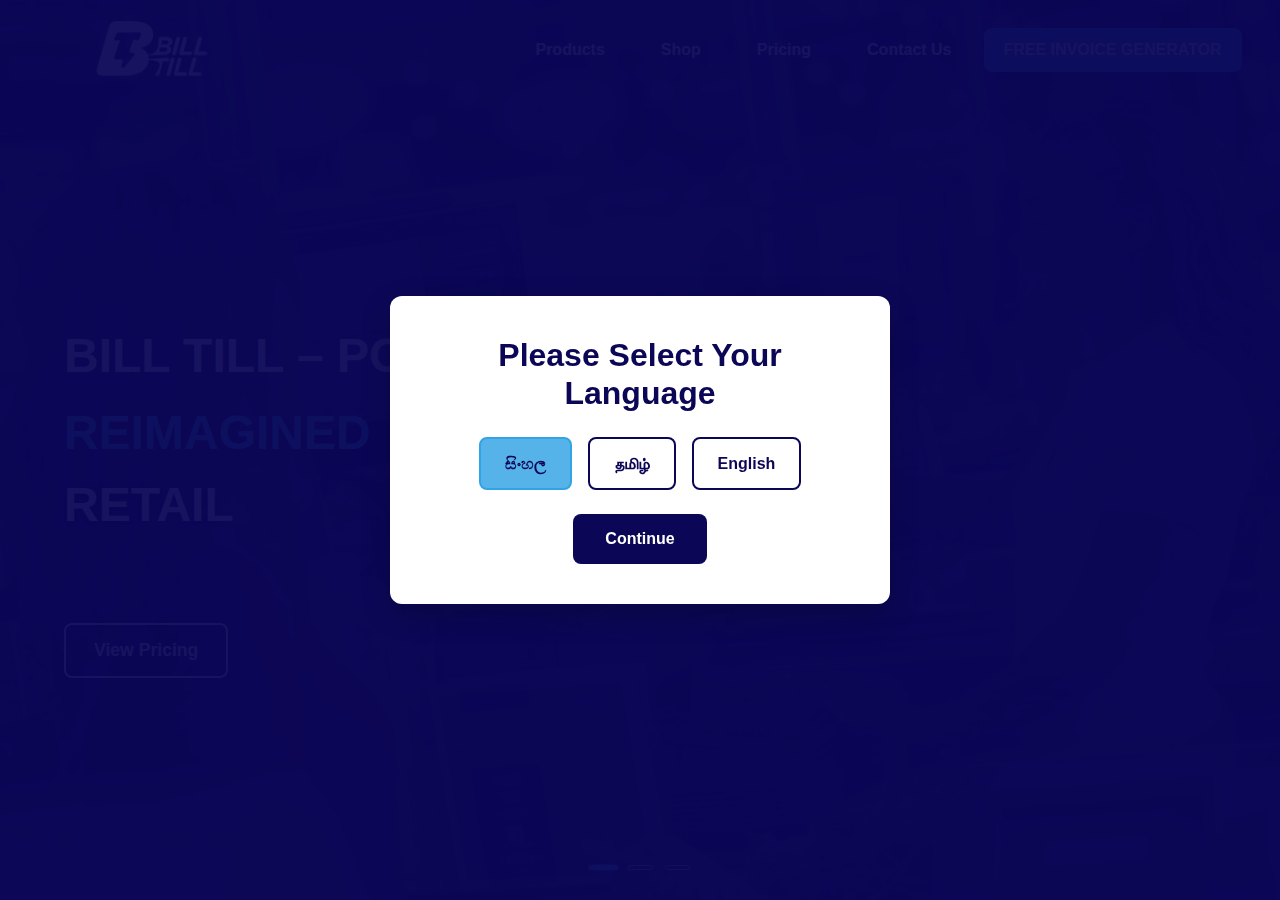
<file: index.html>
<!DOCTYPE html>
<html lang="en">

<head>
  <meta charset="UTF-8">
  <meta name="viewport" content="width=device-width, initial-scale=1.0">
  <title>Bill Till</title>
  <link rel="icon" href="assets/images/hero/title.png" type="image/jpg">

  <!-- Bootstrap 5.3.3 CSS -->
  <link href="https://cdn.jsdelivr.net/npm/bootstrap@5.3.3/dist/css/bootstrap.min.css" rel="stylesheet"
    integrity="sha384-QWTKZyjpPEjISv5WaRU9OFeRpok6YctnYmDr5pNlyT2bRjXh0JMhjY6hW+ALEwIH" crossorigin="anonymous" />

  <!-- Font Awesome for icons -->
  <link rel="stylesheet" href="https://cdnjs.cloudflare.com/ajax/libs/font-awesome/6.4.0/css/all.min.css">

  <style>
    body {
      font-family: Arial, Helvetica, sans-serif;
    }

    ::-webkit-scrollbar {
      display: none;
    }

    /* Language Selection Modal */
    .language-modal {
      position: fixed;
      top: 0;
      left: 0;
      width: 100%;
      height: 100%;
      background: rgba(11, 6, 85, 0.95);
      z-index: 2000;
      display: flex;
      justify-content: center;
      align-items: center;
      opacity: 0;
      visibility: hidden;
      transition: all 0.5s ease;
    }

    .language-modal.active {
      opacity: 1;
      visibility: visible;
    }

    .language-content {
      background: white;
      padding: 2.5rem;
      border-radius: 12px;
      text-align: center;
      max-width: 500px;
      width: 90%;
      box-shadow: 0 10px 30px rgba(0, 0, 0, 0.2);
      transform: translateY(20px);
      transition: transform 0.5s ease;
    }

    .language-modal.active .language-content {
      transform: translateY(0);
    }

    .language-content h2 {
      color: #0b0655;
      margin-bottom: 1.5rem;
      font-weight: bold;
    }

    .language-options {
      display: flex;
      justify-content: center;
      gap: 1rem;
      margin-bottom: 1.5rem;
      flex-wrap: wrap;
    }

    .language-btn {
      padding: 0.8rem 1.5rem;
      border: 2px solid #0b0655;
      background: white;
      color: #0b0655;
      border-radius: 8px;
      cursor: pointer;
      transition: all 0.3s ease;
      font-weight: 600;
    }

    .language-btn:hover {
      background: #0b0655;
      color: white;
      transform: translateY(-3px);
    }

    .language-btn.selected {
      background: #32a3e4d4;
      border-color: #32a3e4;
      color: #0b0655;
    }

    .language-confirm {
      padding: 0.8rem 2rem;
      background: #0b0655;
      color: white;
      border: none;
      border-radius: 8px;
      cursor: pointer;
      font-weight: bold;
      transition: all 0.3s ease;
    }

    .language-confirm:hover {
      background: #43b9fe;
      color: #0b0655;
      transform: translateY(-3px);
    }

    /*Navbar Styles*/
    .navbar {
      position: absolute;
      top: 0;
      width: 100%;
      z-index: 1000;
      background: transparent;
      height: 100px;
      padding: 0 3%;
      display: flex;
      align-items: center;
      transition: all 0.3s ease;
    }

    .navbar.scrolled {
      background: rgba(11, 6, 85, 0.95);
      position: fixed;
      height: 80px;
      box-shadow: 0 4px 20px rgba(0, 0, 0, 0.2);
    }

    .navbar-brand {
      display: flex;
      align-items: center;
    }

    .navbar-brand img {
      height: auto;
      max-height: 80px;
      width: auto;
      transition: all 0.3s ease;
    }

    .navbar.scrolled .navbar-brand img {
      max-height: 50px;
    }

    .desktop-nav {
      display: flex;
      align-items: center;
      margin-left: auto;
    }

    .nav-link {
      color: white !important;
      font-weight: 600;
      margin-left: 3.5rem;
      font-size: 1rem;
      position: relative;
      padding: 0.5rem 0;
    }

    .nav-link::after {
      content: '';
      position: absolute;
      bottom: 0;
      left: 0;
      width: 0;
      height: 2px;
      background-color: #32a3e4d4;
      transition: width 0.3s ease;
    }

    .nav-link:hover::after {
      width: 100%;
    }

    .nav-link:hover {
      color: #32a3e4d4 !important;
    }

    .nav-btn {
      margin-left: 2rem;
      color: white !important;
      font-weight: bold;
      background-color: #32a3e4d4;
      border: none;
      padding: 10px 20px;
      border-radius: 8px;
      transition: all 0.3s ease;
      text-decoration: none !important;
    }

    .nav-btn:hover {
      background-color: #32a3e4;
      transform: translateY(-2px);
      box-shadow: 0 4px 10px rgba(50, 151, 228, 0.3);
    }

    /* Mobile Toggle Button */
    .mobile-toggle {
      display: none;
      flex-direction: column;
      justify-content: space-around;
      width: 30px;
      height: 25px;
      background: transparent;
      border: none;
      cursor: pointer;
      padding: 0;
      z-index: 1001;
    }

    .mobile-toggle span {
      width: 100%;
      height: 3px;
      background-color: white;
      border-radius: 2px;
      transition: all 0.3s ease;
      transform-origin: center;
    }

    .mobile-toggle.active span:nth-child(1) {
      transform: translateY(8px) rotate(45deg);
    }

    .mobile-toggle.active span:nth-child(2) {
      opacity: 0;
    }

    .mobile-toggle.active span:nth-child(3) {
      transform: translateY(-8px) rotate(-45deg);
    }

    /* Mobile Navigation */
    .mobile-nav {
      position: fixed;
      top: 0;
      right: -100%;
      width: 80%;
      max-width: 400px;
      height: 100vh;
      background: rgba(11, 6, 85, 0.98);
      z-index: 999;
      padding: 100px 40px 40px;
      display: flex;
      flex-direction: column;
      transition: right 0.4s ease;
      box-shadow: -5px 0 25px rgba(0, 0, 0, 0.2);
    }

    .mobile-nav.open {
      right: 0;
    }

    .mobile-nav .nav-link {
      margin: 0 0 20px 0;
      font-size: 1.2rem;
      padding: 10px 0;
      border-bottom: 1px solid rgba(255, 255, 255, 0.1);
    }

    .mobile-nav .nav-btn {
      margin: 20px 0 0 0;
      text-align: center;
      text-decoration: none !important;
    }

    .overlay {
      position: fixed;
      top: 0;
      left: 0;
      width: 100%;
      height: 100%;
      background: rgba(0, 0, 0, 0.7);
      z-index: 998;
      opacity: 0;
      visibility: hidden;
      transition: all 0.4s ease;
    }

    .overlay.active {
      opacity: 1;
      visibility: visible;
    }

    /*Hero Section*/
    .hero-section {
      position: relative;
      width: 100%;
      height: 100vh;
      overflow: hidden;
      display: flex;
      justify-content: flex-start;
      align-items: center;
      padding-left: 5%;
      padding-top: 80px;
      color: white;
      text-align: left;
    }

    .hero-section::before {
      content: "";
      position: absolute;
      top: -100px;
      left: 0;
      width: 100%;
      height: calc(100% + 100px);
      background: rgba(11, 6, 85, 0.827);
      z-index: 2;
    }

    .hero-carousel {
      position: absolute;
      inset: 0;
      z-index: 1;
      overflow: hidden;
    }

    .hero-slide {
      position: absolute;
      inset: 0;
      opacity: 0;
      transition: opacity 1.5s ease-in-out;
    }

    .hero-slide.active {
      opacity: 1;
    }

    .hero-slide img {
      width: 100%;
      height: 100%;
      object-fit: cover;
    }

    .hero-content {
      position: relative;
      z-index: 5;
      max-width: 1000px;
      margin-top: 20px;
    }

    .hero-content h1 {
      font-size: 3rem;
      font-weight: bold;
      line-height: 1.4;
      margin-bottom: 10px;
    }

    .hero-line {
      display: block;
      margin-bottom: 0.2em;
    }

    .highlight {
      color: #43b9fe;
    }

    .btn-outline-light {
      border: 2px solid white;
      color: white;
      padding: 12px 28px;
      font-weight: bold;
      border-radius: 8px;
      transition: 0.3s;
      margin-top: 20px;
      font-size: 1.1rem;
      text-decoration: none !important;
    }

    .btn-outline-light:hover {
      background: white;
      color: black;
    }

    .hero-btn-spacing {
      margin-top: 70px;
    }

    .rotating-word-wrapper {
      display: inline-block;
      overflow: hidden;
      height: 1.2em;
      line-height: 1.2em;
      vertical-align: bottom;
    }

    #rotatingWord {
      display: inline-block;
      font-weight: bold;
      color: white;
      text-shadow: 0 2px 4px rgba(0, 0, 0, 0.5);
      transition: transform 0.8s ease-in-out, opacity 0.8s ease-in-out;
    }

    .hero-invoice-btn {
      display: none;
      margin-top: 30px;
      color: white !important;
      font-weight: bold;
      background-color: #32a3e4d4;
      border: none;
      padding: 12px 28px;
      border-radius: 8px;
      transition: all 0.3s ease;
      text-align: center;
      width: fit-content;
      text-decoration: none !important;
    }

    .hero-invoice-btn:hover {
      background-color: #32a3e4;
      transform: translateY(-2px);
      box-shadow: 0 4px 10px rgba(50, 151, 228, 0.3);
      color: white;
    }

    /* Carousel Indicators */
    .carousel-indicators {
      position: absolute;
      bottom: 30px;
      left: 0;
      right: 0;
      display: flex;
      justify-content: center;
      gap: 12px;
      z-index: 10;
      margin: 0;
      padding: 0;
    }

    .carousel-indicators .dot {
      width: 25px;
      height: 5px;
      border-radius: 25%;
      border: 1px solid rgba(255, 255, 255, 0.6);
      background: transparent;
      cursor: default;
      transition: all 0.3s ease;
      list-style: none;
    }

    .carousel-indicators .dot.active {
      background: #43b9fe;
      border-color: #43b9fe;
      transform: scale(1.2);
    }

    .carousel-indicators .dot:focus {
      outline: 2px solid white;
      outline-offset: 2px;
    }

    /* =========================
       Media Queries
    ========================= */
    @media (max-width: 992px) {
      .navbar-brand img {
        max-height: 60px;
      }

      .hero-content h1 {
        font-size: 2.5rem;
      }

      .hero-content {
        padding-left: 20px;
      }

      .desktop-nav {
        display: none;
      }

      .mobile-toggle {
        display: flex;
        margin-left: auto;
      }

      .hero-invoice-btn {
        display: block;
      }

      .desktop-nav .nav-btn {
        display: none;
      }

      .mobile-nav .nav-btn {
        display: none;
      }
    }

    @media (max-width: 768px) {
      .navbar-brand img {
        max-height: 60px;
      }

      .navbar.scrolled .navbar-brand img {
        max-height: 45px;
      }

      .hero-section {
        justify-content: center;
        align-items: center;
        padding-left: 0;
        text-align: center;
        padding-top: 100px;
      }

      .hero-content {
        margin-top: 0;
        padding-left: 0;
        display: flex;
        flex-direction: column;
        align-items: center;
        width: 90%;
      }

      .hero-content h1 {
        font-size: 2rem;
      }

      .hero-btn-spacing {
        margin-top: 50px;
      }
    }

    @media (max-width: 576px) {
      .navbar {
        padding: 0 20px;
      }

      .navbar-brand img {
        max-height: 50px;
      }

      .navbar.scrolled .navbar-brand img {
        max-height: 40px;
      }

      .hero-content {
        width: 85%;
      }

      .hero-content h1 {
        font-size: 1.8rem;
      }

      .mobile-nav {
        width: 85%;
        padding: 90px 25px 25px;
      }

      .hero-invoice-btn {
        padding: 10px 20px;
        font-size: 0.9rem;
      }
    }
  </style>
</head>

<body>

  <!--Language Selection Modal -->
  <div class="language-modal" id="languageModal">
    <div class="language-content">
      <h2>Please Select Your Language</h2>
      <div class="language-options">
        <button class="language-btn selected" data-lang="si" data-href="sinhala.html">සිංහල</button>
        <button class="language-btn" data-lang="ta" data-href="tamil.html">தமிழ்</button>
        <button class="language-btn" data-lang="en" data-href="english.html">English</button>
      </div>
      <button class="language-confirm" id="languageConfirm">Continue</button>
    </div>
  </div>

  <!-- Responsive Navigation-->
  <nav class="navbar" id="navbar">
    <!-- Logo -->
    <a class="navbar-brand" aria-label="Bill Till Home">
      <img src="assets/images/hero/logo.png" alt="Bill Till Logo">
    </a>

    <!-- Desktop Navigation -->
    <div class="desktop-nav">
      <a class="nav-link" href="#products">Products</a>
      <a class="nav-link" href="#shop">Shop</a>
      <a class="nav-link" href="#pricing">Pricing</a>
      <a class="nav-link" href="#contact">Contact Us</a>
      <a class="nav-btn" href="web" target="_blank" rel="noopener">FREE INVOICE GENERATOR</a>
    </div>

    <!-- Mobile Toggle Button -->
    <button class="mobile-toggle" id="mobileToggle" aria-label="Toggle navigation">
      <span></span>
      <span></span>
      <span></span>
    </button>

    <!-- Mobile Navigation -->
    <div class="mobile-nav" id="mobileNav">
      <a class="nav-link" href="#products">Products</a>
      <a class="nav-link" href="#shop">Shop</a>
      <a class="nav-link" href="#pricing">Pricing</a>
      <a class="nav-link" href="#contact">Contact Us</a>
      <a class="nav-btn" href="web" target="_blank" rel="noopener">FREE INVOICE GENERATOR</a>
    </div>

    <!-- Overlay -->
    <div class="overlay" id="overlay"></div>
  </nav>

  <!--Hero Section -->
  <section class="hero-section" id="hero" aria-label="Main hero banner">
    <!-- Hero Carousel -->
    <div class="hero-carousel">
      <div class="hero-slide active"><img src="assets/images/hero/hero1.jpeg" alt="Retail POS System"></div>
      <div class="hero-slide"><img src="assets/images/hero/hero2.jpeg" alt="Restaurant POS System"></div>
      <div class="hero-slide"><img src="assets/images/hero/hero3.jpeg" alt="Rent-a-Car POS Solution"></div>
    </div>

    <!-- Hero Content -->
    <div class="hero-content">
      <h1>
        <span class="hero-line">BILL TILL – POS FOR</span>
        <span class="hero-line highlight">REIMAGINED</span>
        <span class="hero-line rotating-word-wrapper">
          <span id="rotatingWord">RETAIL</span>
        </span>
      </h1>
      <a href="#pricing" class="btn btn-outline-light hero-btn-spacing">View Pricing</a>

      <!-- Free Invoice Generator Button for Mobile -->
      <a href="web" class="hero-invoice-btn" target="_blank" rel="noopener">FREE INVOICE GENERATOR</a>
    </div>

    <!-- Carousel Indicators-->
    <div class="carousel-indicators">
      <span class="dot active" data-index="0"></span>
      <span class="dot" data-index="1"></span>
      <span class="dot" data-index="2"></span>
    </div>
  </section>

  <!--Scripts-->
  <script>
    document.addEventListener("DOMContentLoaded", () => {
      const languageModal = document.getElementById('languageModal');
      const languageBtns = document.querySelectorAll('.language-btn');
      const languageConfirm = document.getElementById('languageConfirm');

      // Show language modal on page load
      setTimeout(() => {
        languageModal.classList.add('active');
        document.body.style.overflow = 'hidden';
      }, 500);

      // Language selection
      languageBtns.forEach(btn => {
        btn.addEventListener('click', () => {
          languageBtns.forEach(b => b.classList.remove('selected'));
          btn.classList.add('selected');
        });
      });

      // Confirm and redirect
      languageConfirm.addEventListener('click', () => {
        const selectedBtn = document.querySelector('.language-btn.selected');
        const targetPage = selectedBtn?.dataset.href;

        if (targetPage) {
          // Save preference
          localStorage.setItem('preferredLanguage', selectedBtn.dataset.lang);

          // Close modal
          languageModal.classList.remove('active');
          document.body.style.overflow = '';

          // Redirect
          window.location.href = targetPage;
        }
      });

      // Mobile Navigation Toggle
      const mobileToggle = document.getElementById('mobileToggle');
      const mobileNav = document.getElementById('mobileNav');
      const overlay = document.getElementById('overlay');

      function toggleMobileNav() {
        mobileToggle.classList.toggle('active');
        mobileNav.classList.toggle('open');
        overlay.classList.toggle('active');
        document.body.style.overflow = mobileNav.classList.contains('open') ? 'hidden' : '';
      }

      mobileToggle.addEventListener('click', toggleMobileNav);
      overlay.addEventListener('click', toggleMobileNav);

      // Close mobile nav on link click
      document.querySelectorAll('.mobile-nav .nav-link, .mobile-nav .nav-btn').forEach(link => {
        link.addEventListener('click', toggleMobileNav);
      });

      // Navbar scroll effect
      window.addEventListener('scroll', () => {
        const navbar = document.getElementById('navbar');
        if (window.scrollY > 50) {
          navbar.classList.add('scrolled');
        } else {
          navbar.classList.remove('scrolled');
        }
      });

      // Hero Carousel & Rotating Word
      const slides = document.querySelectorAll(".hero-slide");
      const dots = document.querySelectorAll(".carousel-indicators .dot");
      const rotatingWord = document.getElementById("rotatingWord");

      const words = ["RETAIL", "RESTAURANT", "RENT-A-CAR"];
      let wordIndex = 0;
      let slideIndex = 0;

      const showSlide = (index) => {
        slides.forEach((slide, i) => {
          slide.classList.toggle("active", i === index);
        });
        dots.forEach((dot, i) => {
          dot.classList.toggle("active", i === index);
          dot.setAttribute("aria-selected", i === index);
        });
      };

      const nextSlide = () => {
        slideIndex = (slideIndex + 1) % slides.length;
        showSlide(slideIndex);
      };

      const nextWord = () => {
        wordIndex = (wordIndex + 1) % words.length;
        rotatingWord.style.transition = "transform 0.8s ease-in-out, opacity 0.8s ease-in-out";
        rotatingWord.style.transform = "translateY(-100%)";
        rotatingWord.style.opacity = "0";

        setTimeout(() => {
          rotatingWord.textContent = words[wordIndex];
          rotatingWord.style.transition = "none";
          rotatingWord.style.transform = "translateY(100%)";
          rotatingWord.style.opacity = "0";

          void rotatingWord.offsetWidth; // Trigger reflow

          rotatingWord.style.transition = "transform 0.8s ease-in-out, opacity 0.8s ease-in-out";
          rotatingWord.style.transform = "translateY(0)";
          rotatingWord.style.opacity = "1";
        }, 800);
      };

      setInterval(nextSlide, 4000);
      setInterval(nextWord, 4000);
    });
  </script>

  <!-- Bootstrap Bundle JS -->
  <script src="https://cdn.jsdelivr.net/npm/bootstrap@5.3.3/dist/js/bootstrap.bundle.min.js"
    integrity="sha384-YvpcrYf0tY3lHB60NNkmXc5s9fDVZLESaAA55NDzOxhy9GkcIdslK1eN7N6jIeHz"
    crossorigin="anonymous"></script>

</body>

</html>
</file>
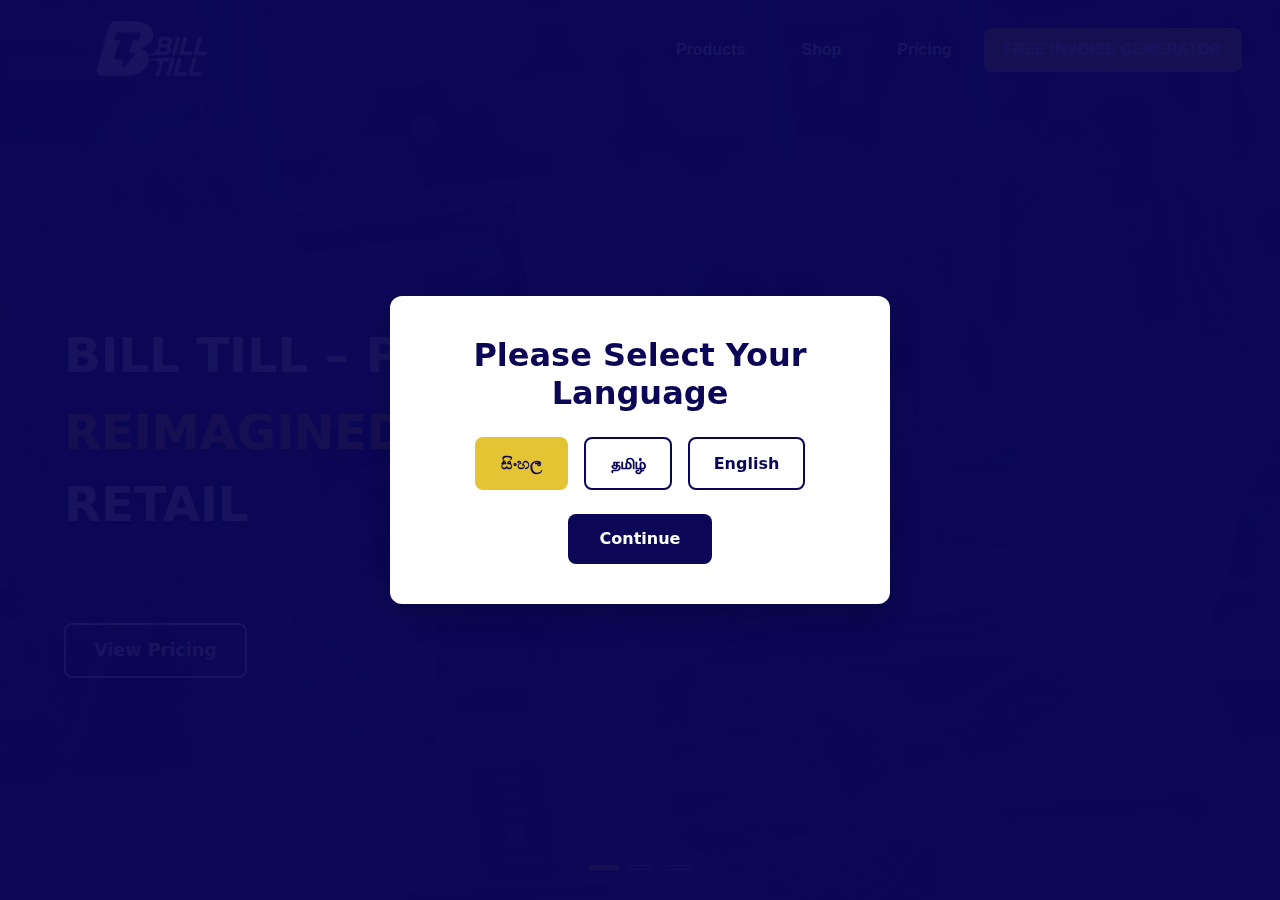
<file: Index.html>
<!DOCTYPE html>
<html lang="en">
<head>
  <meta charset="UTF-8">
  <meta name="viewport" content="width=device-width, initial-scale=1.0">
  <title>Bill Till</title>
  <link rel="icon" href="assets/images/titleimg.png" type="image/jpg">

  <!-- Bootstrap 5.3.3 CSS -->
  <link href="https://cdn.jsdelivr.net/npm/bootstrap@5.3.3/dist/css/bootstrap.min.css" rel="stylesheet"
    integrity="sha384-QWTKZyjpPEjISv5WaRU9OFeRpok6YctnYmDr5pNlyT2bRjXh0JMhjY6hW+ALEwIH" crossorigin="anonymous" />
  
  <!-- Font Awesome for icons -->
  <link rel="stylesheet" href="https://cdnjs.cloudflare.com/ajax/libs/font-awesome/6.4.0/css/all.min.css">

  <style>
    /* =========================
       General & Smooth Scroll
    ========================= */
    html {
      scroll-behavior: smooth;
    }

    /* =========================
       Language Selection Modal
    ========================= */
    .language-modal {
      position: fixed;
      top: 0;
      left: 0;
      width: 100%;
      height: 100%;
      background: rgba(11, 6, 85, 0.95);
      z-index: 2000;
      display: flex;
      justify-content: center;
      align-items: center;
      opacity: 0;
      visibility: hidden;
      transition: all 0.5s ease;
    }

    .language-modal.active {
      opacity: 1;
      visibility: visible;
    }

    .language-content {
      background: white;
      padding: 2.5rem;
      border-radius: 12px;
      text-align: center;
      max-width: 500px;
      width: 90%;
      box-shadow: 0 10px 30px rgba(0, 0, 0, 0.2);
      transform: translateY(20px);
      transition: transform 0.5s ease;
    }

    .language-modal.active .language-content {
      transform: translateY(0);
    }

    .language-content h2 {
      color: #0b0655;
      margin-bottom: 1.5rem;
      font-weight: bold;
    }

    .language-options {
      display: flex;
      justify-content: center;
      gap: 1rem;
      margin-bottom: 1.5rem;
      flex-wrap: wrap;
    }

    .language-btn {
      padding: 0.8rem 1.5rem;
      border: 2px solid #0b0655;
      background: white;
      color: #0b0655;
      border-radius: 8px;
      cursor: pointer;
      transition: all 0.3s ease;
      font-weight: 600;
    }

    .language-btn:hover {
      background: #0b0655;
      color: white;
      transform: translateY(-3px);
    }

    .language-btn.selected {
      background: #E4C432;
      border-color: #E4C432;
      color: #0b0655;
    }

    .language-confirm {
      padding: 0.8rem 2rem;
      background: #0b0655;
      color: white;
      border: none;
      border-radius: 8px;
      cursor: pointer;
      font-weight: bold;
      transition: all 0.3s ease;
    }

    .language-confirm:hover {
      background: #E4C432;
      color: #0b0655;
      transform: translateY(-3px);
    }

    /* =========================
       Navbar Styles
    ========================= */
    .navbar {
      position: absolute;
      top: 0;
      width: 100%;
      z-index: 1000;
      background: transparent;
      height: 100px;
      padding: 0 3%;
      display: flex;
      align-items: center;
      transition: all 0.3s ease;
      font-family: 'Arial', sans-serif;
    }

    .navbar.scrolled {
      background: rgba(11, 6, 85, 0.95);
      position: fixed;
      height: 80px;
      box-shadow: 0 4px 20px rgba(0, 0, 0, 0.2);
    }

    .navbar-brand {
      display: flex;
      align-items: center;
    }

    .navbar-brand img {
      height: auto;
      max-height: 80px;
      width: auto;
      transition: all 0.3s ease;
    }

    .navbar.scrolled .navbar-brand img {
      max-height: 50px;
    }

    .desktop-nav {
      display: flex;
      align-items: center;
      margin-left: auto;
    }

    .nav-link {
      color: white !important;
      font-weight: 600;
      margin-left: 3.5rem;
      font-size: 1rem;
      position: relative;
      padding: 0.5rem 0;
    }

    .nav-link::after {
      content: '';
      position: absolute;
      bottom: 0;
      left: 0;
      width: 0;
      height: 2px;
      background-color: #E4C432;
      transition: width 0.3s ease;
    }

    .nav-link:hover::after {
      width: 100%;
    }

    .nav-link:hover {
      color: #E4C432 !important;
    }

    .nav-btn {
      margin-left: 2rem;
      color: white !important;
      font-weight: bold;
      background-color: #E4C432;
      border: none;
      padding: 10px 20px;
      border-radius: 8px;
      transition: all 0.3s ease;
      text-decoration: none !important;
    }

    .nav-btn:hover {
      background-color: #d4b42a;
      transform: translateY(-2px);
      box-shadow: 0 4px 10px rgba(228, 196, 50, 0.3);
    }

    /* Mobile Toggle Button */
    .mobile-toggle {
      display: none;
      flex-direction: column;
      justify-content: space-around;
      width: 30px;
      height: 25px;
      background: transparent;
      border: none;
      cursor: pointer;
      padding: 0;
      z-index: 1001;
    }

    .mobile-toggle span {
      width: 100%;
      height: 3px;
      background-color: white;
      border-radius: 2px;
      transition: all 0.3s ease;
      transform-origin: center;
    }

    .mobile-toggle.active span:nth-child(1) {
      transform: translateY(8px) rotate(45deg);
    }

    .mobile-toggle.active span:nth-child(2) {
      opacity: 0;
    }

    .mobile-toggle.active span:nth-child(3) {
      transform: translateY(-8px) rotate(-45deg);
    }

    /* Mobile Navigation */
    .mobile-nav {
      position: fixed;
      top: 0;
      right: -100%;
      width: 80%;
      max-width: 400px;
      height: 100vh;
      background: rgba(11, 6, 85, 0.98);
      z-index: 999;
      padding: 100px 40px 40px;
      display: flex;
      flex-direction: column;
      transition: right 0.4s ease;
      box-shadow: -5px 0 25px rgba(0, 0, 0, 0.2);
    }

    .mobile-nav.open {
      right: 0;
    }

    .mobile-nav .nav-link {
      margin: 0 0 20px 0;
      font-size: 1.2rem;
      padding: 10px 0;
      border-bottom: 1px solid rgba(255, 255, 255, 0.1);
    }

    .mobile-nav .nav-btn {
      margin: 20px 0 0 0;
      text-align: center;
      text-decoration: none !important;
    }

    .overlay {
      position: fixed;
      top: 0;
      left: 0;
      width: 100%;
      height: 100%;
      background: rgba(0, 0, 0, 0.7);
      z-index: 998;
      opacity: 0;
      visibility: hidden;
      transition: all 0.4s ease;
    }

    .overlay.active {
      opacity: 1;
      visibility: visible;
    }

    /* =========================
       Hero Section
    ========================= */
    .hero-section {
      position: relative;
      width: 100%;
      height: 100vh;
      overflow: hidden;
      display: flex;
      justify-content: flex-start;
      align-items: center;
      padding-left: 5%;
      padding-top: 80px;
      color: white;
      text-align: left;
    }

    .hero-section::before {
      content: "";
      position: absolute;
      top: -100px;
      left: 0;
      width: 100%;
      height: calc(100% + 100px);
      background: rgba(11, 6, 85, 0.827);
      z-index: 2;
    }

    .hero-carousel {
      position: absolute;
      inset: 0;
      z-index: 1;
      overflow: hidden;
    }

    .hero-slide {
      position: absolute;
      inset: 0;
      opacity: 0;
      transition: opacity 1.5s ease-in-out;
    }

    .hero-slide.active {
      opacity: 1;
    }

    .hero-slide img {
      width: 100%;
      height: 100%;
      object-fit: cover;
    }

    .hero-content {
      position: relative;
      z-index: 5;
      max-width: 1000px;
      margin-top: 20px;
    }

    .hero-content h1 {
      font-size: 3rem;
      font-weight: bold;
      line-height: 1.4;
      margin-bottom: 10px;
    }

    .hero-line {
      display: block;
      margin-bottom: 0.2em;
    }

    .highlight {
      color: #E4C432;
    }

    .btn-outline-light {
      border: 2px solid white;
      color: white;
      padding: 12px 28px;
      font-weight: bold;
      border-radius: 8px;
      transition: 0.3s;
      margin-top: 20px;
      font-size: 1.1rem;
      text-decoration: none !important;
    }

    .btn-outline-light:hover {
      background: white;
      color: black;
    }

    .hero-btn-spacing {
      margin-top: 70px;
    }

    .rotating-word-wrapper {
      display: inline-block;
      overflow: hidden;
      height: 1.2em;
      line-height: 1.2em;
      vertical-align: bottom;
    }

    #rotatingWord {
      display: inline-block;
      font-weight: bold;
      color: white;
      text-shadow: 0 2px 4px rgba(0, 0, 0, 0.5);
      transition: transform 0.8s ease-in-out, opacity 0.8s ease-in-out;
    }

    .hero-invoice-btn {
      display: none;
      margin-top: 30px;
      color: white !important;
      font-weight: bold;
      background-color: #E4C432;
      border: none;
      padding: 12px 28px;
      border-radius: 8px;
      transition: all 0.3s ease;
      text-align: center;
      width: fit-content;
      text-decoration: none !important;
    }

    .hero-invoice-btn:hover {
      background-color: #d4b42a;
      transform: translateY(-2px);
      box-shadow: 0 4px 10px rgba(228, 196, 50, 0.3);
      color: white;
    }

    /* Carousel Indicators */
    .carousel-indicators {
      position: absolute;
      bottom: 30px;
      left: 0;
      right: 0;
      display: flex;
      justify-content: center;
      gap: 12px;
      z-index: 10;
      margin: 0;
      padding: 0;
    }

    .carousel-indicators .dot {
      width: 25px;
      height: 5px;
      border-radius: 25%;
      border: 1px solid rgba(255, 255, 255, 0.6);
      background: transparent;
      cursor: pointer;
      transition: all 0.3s ease;
      list-style: none;
    }

    .carousel-indicators .dot.active {
      background: #E4C432;
      border-color: #E4C432;
      transform: scale(1.2);
    }

    .carousel-indicators .dot:focus {
      outline: 2px solid white;
      outline-offset: 2px;
    }
    
    /* =========================
       Media Queries
    ========================= */
    @media (max-width: 992px) {
      .navbar-brand img {
        max-height: 60px;
      }
      
      .hero-content h1 {
        font-size: 2.5rem;
      }

      .hero-content {
        padding-left: 20px;
      }

      .desktop-nav {
        display: none;
      }

      .mobile-toggle {
        display: flex;
        margin-left: auto;
      }

      .hero-invoice-btn {
        display: block;
      }

      .desktop-nav .nav-btn {
        display: none;
      }

      .mobile-nav .nav-btn {
        display: none;
      }
    }
    
    @media (max-width: 768px) {
      .navbar-brand img {
        max-height: 60px;
      }
      
      .navbar.scrolled .navbar-brand img {
        max-height: 45px;
      }
      
      .hero-section {
        justify-content: center;
        align-items: center;
        padding-left: 0;
        text-align: center;
        padding-top: 100px;
      }
      
      .hero-content {
        margin-top: 0;
        padding-left: 0;
        display: flex;
        flex-direction: column;
        align-items: center;
        width: 90%;
      }
      
      .hero-content h1 {
        font-size: 2rem;
      }
      
      .hero-btn-spacing {
        margin-top: 50px;
      }

      .language-options {
        flex-direction: column;
        align-items: center;
      }

      .language-btn {
        width: 80%;
      }
    }
    
    @media (max-width: 576px) {
      .navbar {
        padding: 0 20px;
      }

      .navbar-brand img {
        max-height: 50px;
      }
      
      .navbar.scrolled .navbar-brand img {
        max-height: 40px;
      }
      
      .hero-content {
        width: 85%;
      }
      
      .hero-content h1 {
        font-size: 1.8rem;
      }

      .mobile-nav {
        width: 85%;
        padding: 90px 25px 25px;
      }

      .hero-invoice-btn {
        padding: 10px 20px;
        font-size: 0.9rem;
      }

      .language-content {
        padding: 1.5rem;
      }

      .language-content h2 {
        font-size: 1.3rem;
      }
    }
  </style>
</head>

<body>

  <!-- =========================
       Language Selection Modal
  ========================= -->
  <div class="language-modal" id="languageModal">
    <div class="language-content">
      <h2>Please Select Your Language</h2>
      <div class="language-options">
        <button class="language-btn selected" data-lang="si" data-href="sinhala.html">සිංහල</button>
        <button class="language-btn" data-lang="ta" data-href="tamil.html">தமிழ்</button>
        <button class="language-btn" data-lang="en" data-href="english.html">English</button>
      </div>
      <button class="language-confirm" id="languageConfirm">Continue</button>
    </div>
  </div>

  <!-- =========================
       Responsive Navigation
  ========================= -->
  <nav class="navbar" id="navbar">
    <!-- Logo -->
    <a class="navbar-brand" href="#" aria-label="Bill Till Home">
      <img src="assets/images/logo.png" alt="Bill Till Logo">
    </a>

    <!-- Desktop Navigation -->
    <div class="desktop-nav">
      <a class="nav-link" href="#products">Products</a>
      <a class="nav-link" href="#shop">Shop</a>
      <a class="nav-link" href="#pricing">Pricing</a>
      <a class="nav-btn" href="web" target="_blank" rel="noopener">FREE INVOICE GENERATOR</a>
    </div>

    <!-- Mobile Toggle Button -->
    <button class="mobile-toggle" id="mobileToggle" aria-label="Toggle navigation">
      <span></span>
      <span></span>
      <span></span>
    </button>

    <!-- Mobile Navigation -->
    <div class="mobile-nav" id="mobileNav">
      <a class="nav-link" href="#products">Products</a>
      <a class="nav-link" href="#shop">Shop</a>
      <a class="nav-link" href="#pricing">Pricing</a>
      <a class="nav-link" href="#contact">Contact Us</a>
      <a class="nav-btn" href="web" target="_blank" rel="noopener">FREE INVOICE GENERATOR</a>
    </div>

    <!-- Overlay -->
    <div class="overlay" id="overlay"></div>
  </nav>

  <!-- =========================
       Hero Section
  ========================= -->
  <section class="hero-section" id="hero" aria-label="Main hero banner">
    <!-- Hero Carousel -->
    <div class="hero-carousel">
      <div class="hero-slide active"><img src="assets/images/hero1.jpeg" alt="Retail POS System"></div>
      <div class="hero-slide"><img src="assets/images/hero2.jpeg" alt="Restaurant POS System"></div>
      <div class="hero-slide"><img src="assets/images/hero3.jpeg" alt="Rent-a-Car POS Solution"></div>
    </div>

    <!-- Hero Content -->
    <div class="hero-content">
      <h1>
        <span class="hero-line">BILL TILL – POS FOR</span>
        <span class="hero-line highlight">REIMAGINED</span>
        <span class="hero-line rotating-word-wrapper">
          <span id="rotatingWord">RETAIL</span>
        </span>
      </h1>
      <a href="#pricing" class="btn btn-outline-light hero-btn-spacing">View Pricing</a>
      
      <!-- Free Invoice Generator Button for Mobile -->
      <a href="web" class="hero-invoice-btn" target="_blank" rel="noopener">FREE INVOICE GENERATOR</a>
    </div>

    <!-- Carousel Indicators -->
    <div class="carousel-indicators" role="tablist">
      <span class="dot active" data-index="0" role="tab" aria-selected="true" tabindex="0"></span>
      <span class="dot" data-index="1" role="tab" aria-selected="false" tabindex="0"></span>
      <span class="dot" data-index="2" role="tab" aria-selected="false" tabindex="0"></span>
    </div>
  </section>

  <!-- =========================
       Scripts
  ========================= -->
  <script>
    document.addEventListener("DOMContentLoaded", () => {
      const languageModal = document.getElementById('languageModal');
      const languageBtns = document.querySelectorAll('.language-btn');
      const languageConfirm = document.getElementById('languageConfirm');
      
      // Show language modal on page load
      setTimeout(() => {
        languageModal.classList.add('active');
        document.body.style.overflow = 'hidden';
      }, 500);

      // Language selection
      languageBtns.forEach(btn => {
        btn.addEventListener('click', () => {
          languageBtns.forEach(b => b.classList.remove('selected'));
          btn.classList.add('selected');
        });
      });

      // Confirm and redirect
      languageConfirm.addEventListener('click', () => {
        const selectedBtn = document.querySelector('.language-btn.selected');
        const targetPage = selectedBtn?.dataset.href;

        if (targetPage) {
          // Save preference
          localStorage.setItem('preferredLanguage', selectedBtn.dataset.lang);
          
          // Close modal
          languageModal.classList.remove('active');
          document.body.style.overflow = '';

          // Redirect
          window.location.href = targetPage;
        }
      });

      // Mobile Navigation Toggle
      const mobileToggle = document.getElementById('mobileToggle');
      const mobileNav = document.getElementById('mobileNav');
      const overlay = document.getElementById('overlay');

      function toggleMobileNav() {
        mobileToggle.classList.toggle('active');
        mobileNav.classList.toggle('open');
        overlay.classList.toggle('active');
        document.body.style.overflow = mobileNav.classList.contains('open') ? 'hidden' : '';
      }

      mobileToggle.addEventListener('click', toggleMobileNav);
      overlay.addEventListener('click', toggleMobileNav);

      // Close mobile nav on link click
      document.querySelectorAll('.mobile-nav .nav-link, .mobile-nav .nav-btn').forEach(link => {
        link.addEventListener('click', toggleMobileNav);
      });

      // Navbar scroll effect
      window.addEventListener('scroll', () => {
        const navbar = document.getElementById('navbar');
        if (window.scrollY > 50) {
          navbar.classList.add('scrolled');
        } else {
          navbar.classList.remove('scrolled');
        }
      });

      // Hero Carousel & Rotating Word
      const slides = document.querySelectorAll(".hero-slide");
      const dots = document.querySelectorAll(".carousel-indicators .dot");
      const rotatingWord = document.getElementById("rotatingWord");

      const words = ["RETAIL", "RESTAURANT", "RENT-A-CAR"];
      let wordIndex = 0;
      let slideIndex = 0;

      const showSlide = (index) => {
        slides.forEach((slide, i) => {
          slide.classList.toggle("active", i === index);
        });
        dots.forEach((dot, i) => {
          dot.classList.toggle("active", i === index);
          dot.setAttribute("aria-selected", i === index);
        });
      };

      const nextSlide = () => {
        slideIndex = (slideIndex + 1) % slides.length;
        showSlide(slideIndex);
      };

      const nextWord = () => {
        wordIndex = (wordIndex + 1) % words.length;
        rotatingWord.style.transition = "transform 0.8s ease-in-out, opacity 0.8s ease-in-out";
        rotatingWord.style.transform = "translateY(-100%)";
        rotatingWord.style.opacity = "0";

        setTimeout(() => {
          rotatingWord.textContent = words[wordIndex];
          rotatingWord.style.transition = "none";
          rotatingWord.style.transform = "translateY(100%)";
          rotatingWord.style.opacity = "0";

          void rotatingWord.offsetWidth; // Trigger reflow

          rotatingWord.style.transition = "transform 0.8s ease-in-out, opacity 0.8s ease-in-out";
          rotatingWord.style.transform = "translateY(0)";
          rotatingWord.style.opacity = "1";
        }, 800);
      };

      setInterval(nextSlide, 4000);
      setInterval(nextWord, 4000);

      // Dot navigation
      dots.forEach(dot => {
        dot.addEventListener("click", () => {
          slideIndex = parseInt(dot.dataset.index);
          showSlide(slideIndex);
        });

        dot.addEventListener("keydown", (e) => {
          if (e.key === "Enter" || e.key === " ") {
            e.preventDefault();
            slideIndex = parseInt(dot.dataset.index);
            showSlide(slideIndex);
          }
        });
      });
    });
  </script>

  <!-- Bootstrap Bundle JS -->
  <script src="https://cdn.jsdelivr.net/npm/bootstrap@5.3.3/dist/js/bootstrap.bundle.min.js"
    integrity="sha384-YvpcrYf0tY3lHB60NNkmXc5s9fDVZLESaAA55NDzOxhy9GkcIdslK1eN7N6jIeHz"
    crossorigin="anonymous"></script>

</body>
</html>
</file>
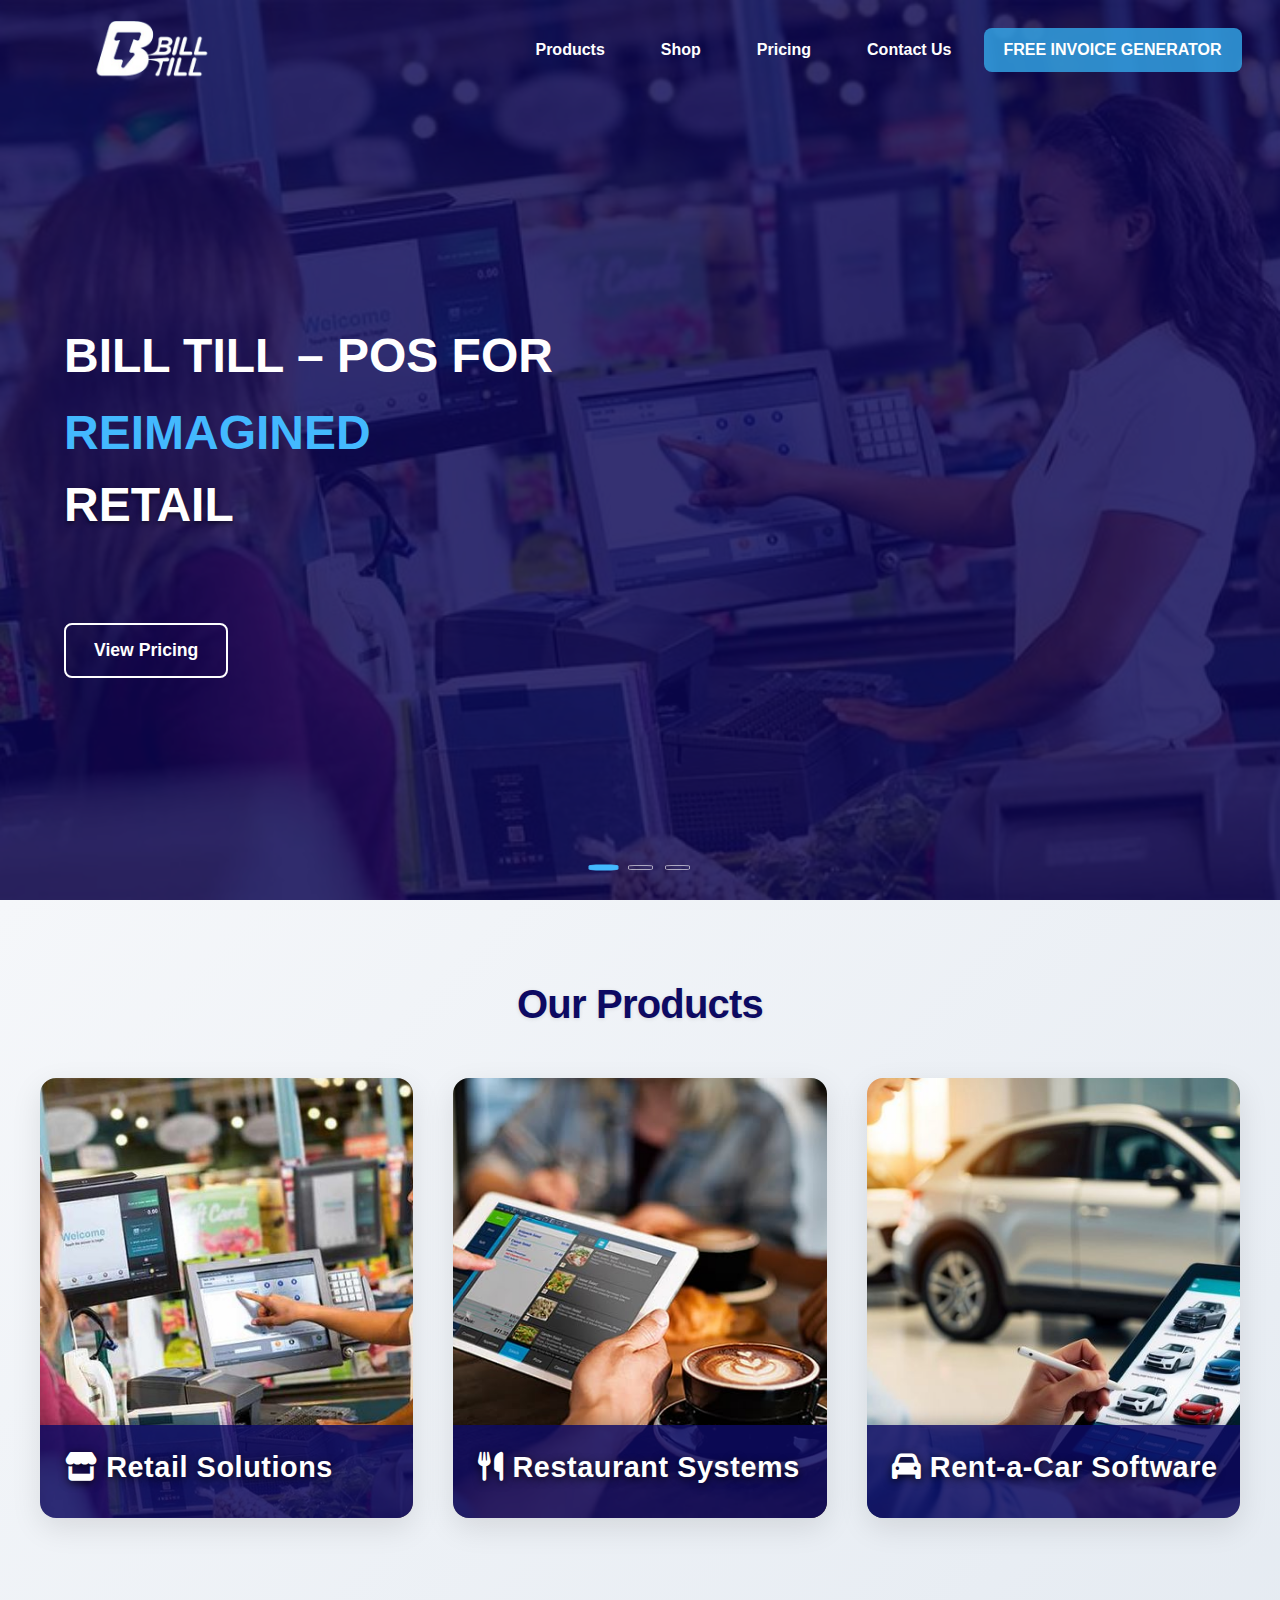
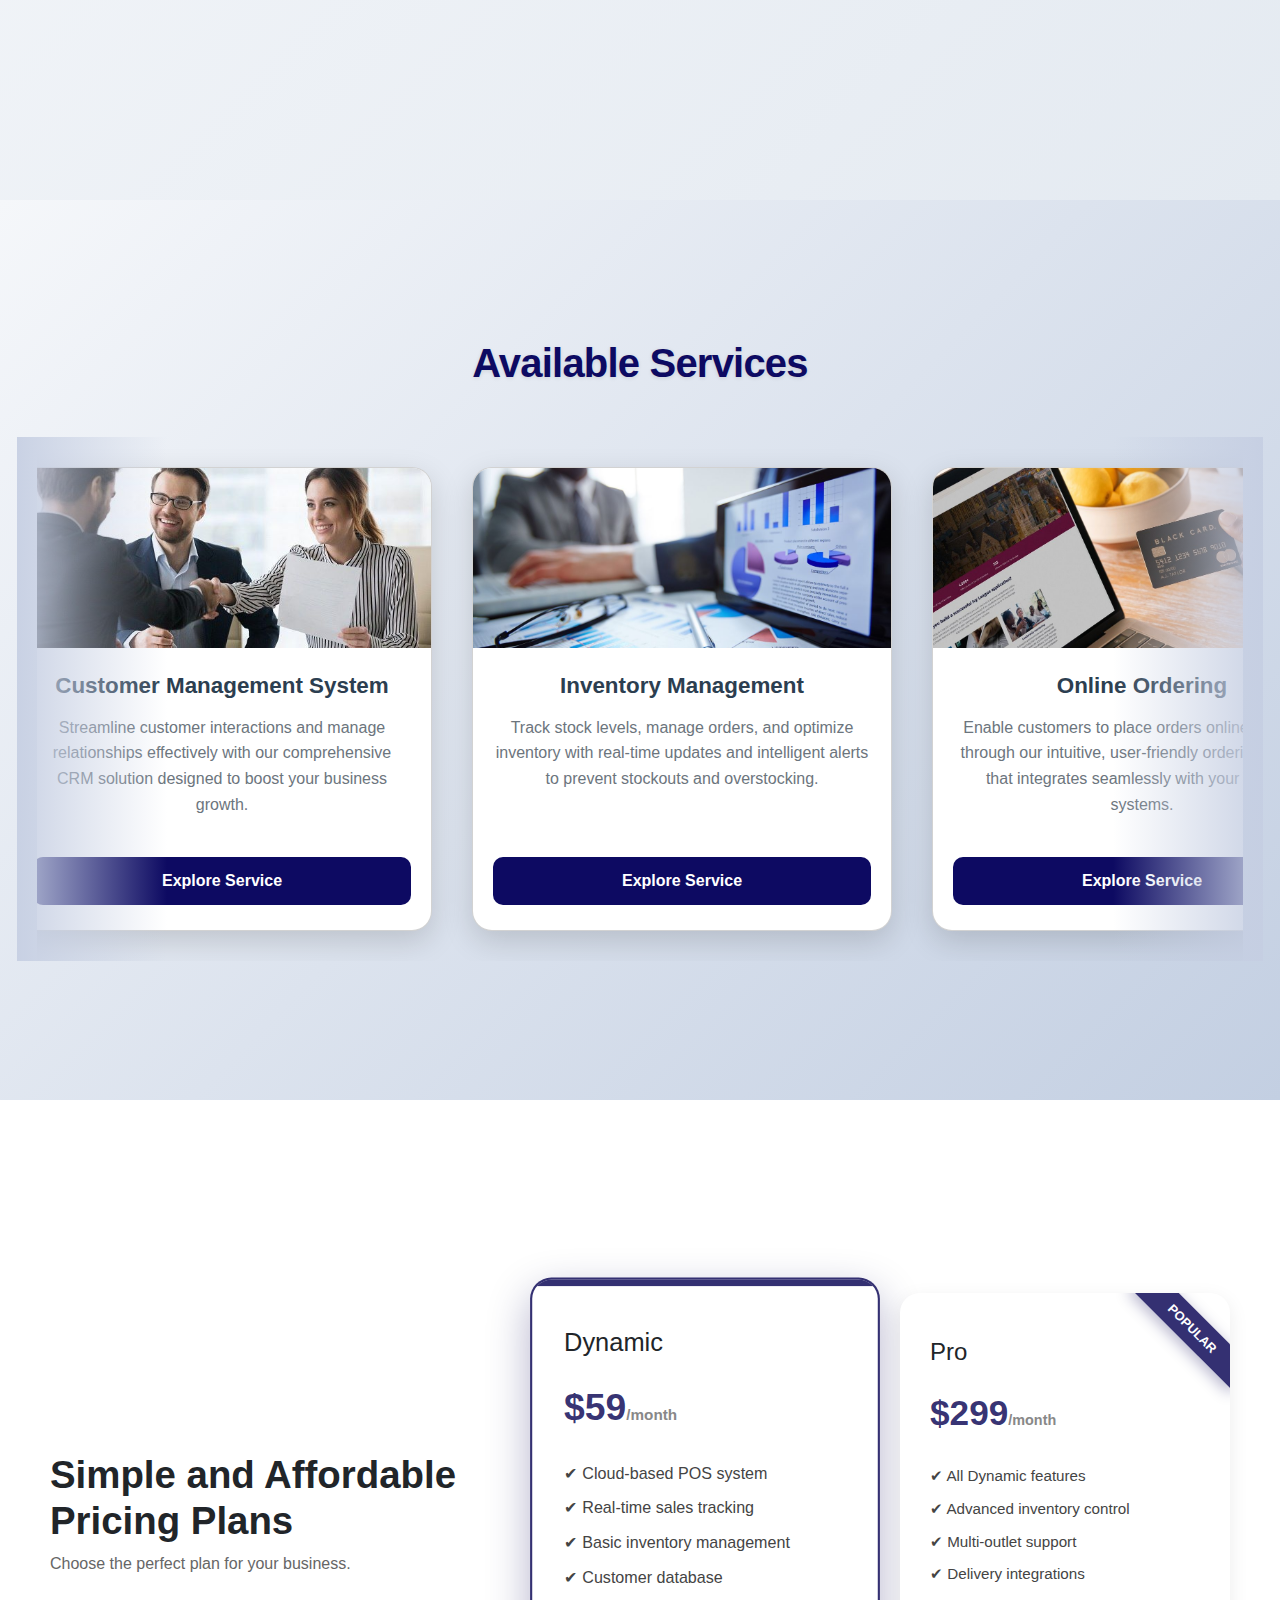
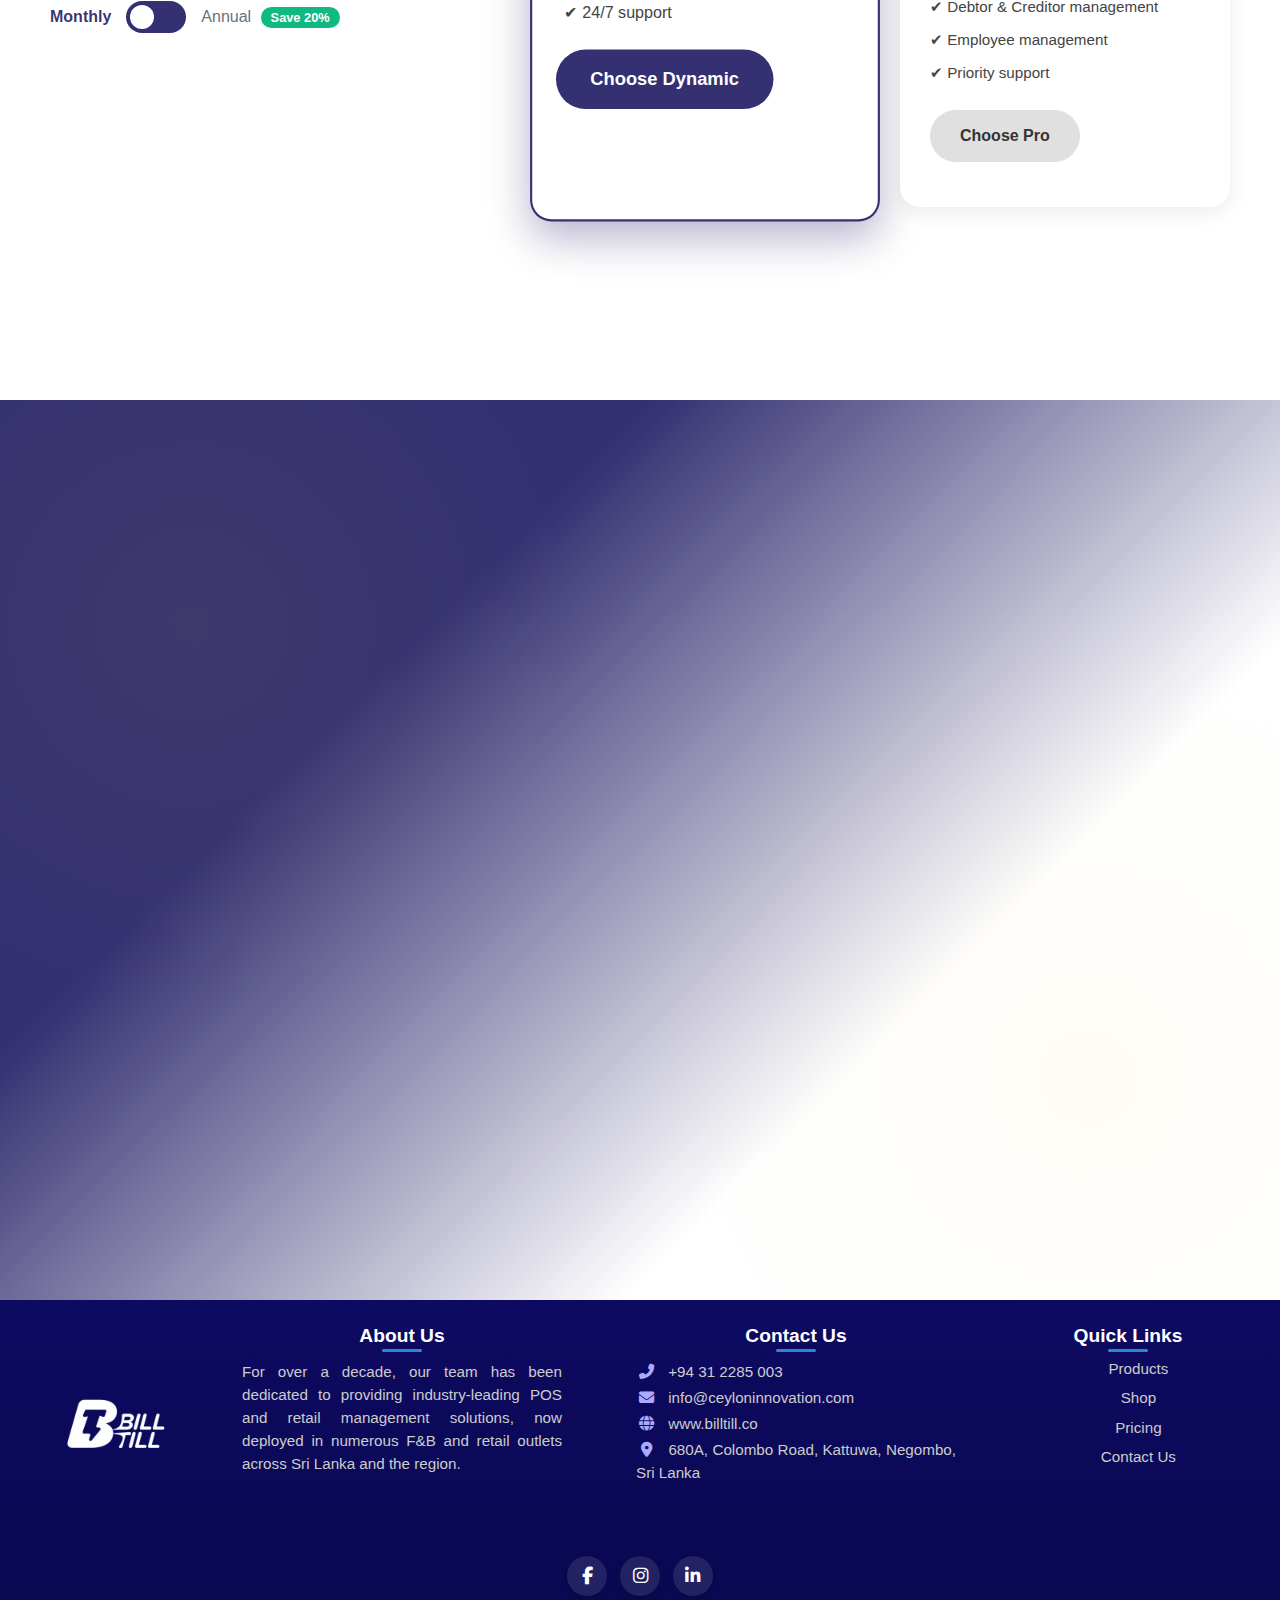
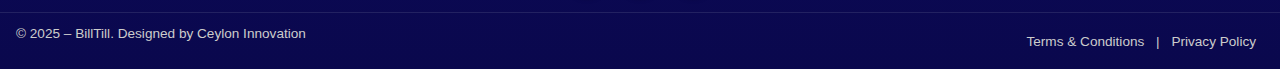
<file: english.html>
<!DOCTYPE html>
<html lang="en">

<head>
  <meta charset="UTF-8">
  <meta name="viewport" content="width=device-width, initial-scale=1.0">
  <title>Bill Till</title>
  <link rel="icon" href="assets/images/hero/title.png" type="image/jpg">

  <!-- Bootstrap 5.3.3 CSS -->
  <link href="https://cdn.jsdelivr.net/npm/bootstrap@5.3.3/dist/css/bootstrap.min.css" rel="stylesheet"
    integrity="sha384-QWTKZyjpPEjISv5WaRU9OFeRpok6YctnYmDr5pNlyT2bRjXh0JMhjY6hW+ALEwIH" crossorigin="anonymous" />

  <!-- Font Awesome for icons -->
  <link rel="stylesheet" href="https://cdnjs.cloudflare.com/ajax/libs/font-awesome/6.4.0/css/all.min.css">

  <!-- Custom CSS -->
  <link rel="stylesheet" href="style.css">
</head>

<body>

  <!-- =========================
       Responsive Navigation
  ========================= -->
  <nav class="navbar" id="navbar">
    <!-- Logo -->
    <a class="navbar-brand" href="#" aria-label="Bill Till Home">
      <img src="assets/images/hero/logo.png" alt="Bill Till Logo">
    </a>

    <!-- Desktop Navigation -->
    <div class="desktop-nav">
      <a class="nav-link" href="#products">Products</a>
      <a class="nav-link" href="#shop">Shop</a>
      <a class="nav-link" href="#pricing">Pricing</a>
      <a class="nav-link" href="#contact">Contact Us</a>
      <a class="nav-btn" href="web" target="_blank" rel="noopener">FREE INVOICE GENERATOR</a>
    </div>

    <!-- Mobile Toggle Button -->
    <button class="mobile-toggle" id="mobileToggle" aria-label="Toggle navigation">
      <span></span>
      <span></span>
      <span></span>
    </button>

    <!-- Mobile Navigation -->
    <div class="mobile-nav" id="mobileNav">
      <a class="nav-link" href="#products">Products</a>
      <a class="nav-link" href="#shop">Shop</a>
      <a class="nav-link" href="#pricing">Pricing</a>
      <a class="nav-link" href="#contact">Contact Us</a>
      <a class="nav-btn" href="web" target="_blank" rel="noopener">FREE INVOICE GENERATOR</a>
    </div>

    <!-- Overlay -->
    <div class="overlay" id="overlay"></div>
  </nav>

  <!-- =========================
       Hero Section
  ========================= -->
  <section class="hero-section" id="hero" aria-label="Main hero banner">
    <!-- Hero Carousel -->
    <div class="hero-carousel">
      <div class="hero-slide active"><img src="assets/images/hero/hero1.jpeg" alt="Retail POS System"></div>
      <div class="hero-slide"><img src="assets/images/hero/hero2.jpeg" alt="Restaurant POS System"></div>
      <div class="hero-slide"><img src="assets/images/hero/hero3.jpeg" alt="Rent-a-Car POS Solution"></div>
    </div>

    <!-- Hero Content -->
    <div class="hero-content">
      <h1>
        <span class="hero-line">BILL TILL – POS FOR</span>
        <span class="hero-line highlight">REIMAGINED</span>
        <span class="hero-line rotating-word-wrapper">
          <span id="rotatingWord">RETAIL</span>
        </span>
      </h1>
      <a href="#pricing" class="btn btn-outline-light hero-btn-spacing">View Pricing</a>

      <!-- Free Invoice Generator Button for Mobile -->
      <a href="web" class="hero-invoice-btn" target="_blank" rel="noopener">FREE INVOICE GENERATOR</a>
    </div>

    <!-- Carousel Indicators (Non-interactive) -->
    <div class="carousel-indicators">
      <span class="dot active" data-index="0"></span>
      <span class="dot" data-index="1"></span>
      <span class="dot" data-index="2"></span>
    </div>
  </section>


  <!-- =========================
       Product Section 
  ========================== -->

 <div class="our-products-section" id="products">
    <h1 class="main-heading">Our Products</h1>

    <div class="products-container">
      <!-- Retail Section -->
      <section class="product-section" id="retail" aria-label="Retail Solutions" tabindex="0">
        <img src="assets/images/product/Product1.jpeg"
          alt="Retail Store Management System - Streamline sales, inventory, and customer service" class="section-image"
          loading="lazy" />
        <div class="content-main">
          <h2><i class="fas fa-store"></i> Retail Solutions</h2>
          <p>Manage sales, inventory & customers with ease. Our comprehensive retail solution helps you streamline
            operations and increase profitability.</p>
        </div>
        <div class="content-overlay">
          <a href="Retail.html" class="view-more" aria-label="Learn more about Retail Solutions">
            View More <i class="fas fa-arrow-right"></i>
          </a>
        </div>
      </section>

      <!-- Restaurant Section -->
      <section class="product-section" id="restaurant" aria-label="Restaurant Systems" tabindex="0">
        <img src="assets/images/product/Product2.jpeg"
          alt="Restaurant POS and Management System - Fast, reliable, and easy to use" class="section-image"
          loading="lazy" />
        <div class="content-main">
          <h2><i class="fas fa-utensils"></i> Restaurant Systems</h2>
          <p>POS & kitchen management for restaurants. Our system helps you manage orders, tables, and kitchen workflow
            efficiently.</p>
        </div>
        <div class="content-overlay">
          <a href="Restaurant.html" class="view-more" aria-label="Learn more about Restaurant Systems">
            View More <i class="fas fa-arrow-right"></i>
          </a>
        </div>
      </section>

      <!-- Rent-a-Car Section -->
      <section class="product-section" id="rental" aria-label="Rent-a-Car Software" tabindex="0">
        <img src="assets/images/product/Product3.jpeg"
          alt="Car Rental Management Software - Manage fleet, bookings, and customers efficiently" class="section-image"
          loading="lazy" />
        <div class="content-main">
          <h2><i class="fas fa-car"></i> Rent-a-Car Software</h2>
          <p>Fleet & booking management made simple. Our software helps you manage vehicle inventory, reservations, and
            customer data with ease.</p>
        </div>
        <div class="content-overlay">
          <a href="Rent-a-car.html" class="view-more" aria-label="Learn more about Rent-a-Car Software">
            View More <i class="fas fa-arrow-right"></i>
          </a>
        </div>
      </section>
    </div>
  </div>

  <!-- =========================
       Shop Section 
  ========================== -->
<div class="shop-section" id="shop">
        <div class="container">
            <div class="services-header">
                <h2>Available Services</h2>
            </div>

            <!-- Horizontal Scrolling Cards -->
            <div class="services-container-wrapper">
                <div class="services-container" id="servicesContainer">
                    <div class="services-scroll" id="servicesScroll">

                        <!-- Cards -->
                        <div class="service-card card">
                            <div class="card-img-top">
                                <img src="assets/images/services/service1.jpg" alt="Customer Management">
                            </div>
                            <div class="card-body">
                                <h5 class="card-title">Customer Management System</h5>
                                <p class="card-text">Streamline customer interactions and manage relationships
                                    effectively with our comprehensive CRM solution designed to boost your business
                                    growth.</p>
                                <button class="btn card-button">Explore Service</button>
                            </div>
                        </div>

                        <div class="service-card card">
                            <div class="card-img-top">
                                <img src="assets/images/services/service2.jpg" alt="Inventory Management">
                            </div>
                            <div class="card-body">
                                <h5 class="card-title">Inventory Management</h5>
                                <p class="card-text">Track stock levels, manage orders, and optimize inventory with
                                    real-time updates and intelligent alerts to prevent stockouts and overstocking.</p>
                                <button class="btn card-button">Explore Service</button>
                            </div>
                        </div>

                        <div class="service-card card">
                            <div class="card-img-top">
                                <img src="assets/images/services/service3.jpg" alt="Online Ordering">
                            </div>
                            <div class="card-body">
                                <h5 class="card-title">Online Ordering</h5>
                                <p class="card-text">Enable customers to place orders online with ease through our
                                    intuitive, user-friendly ordering platform that integrates seamlessly with your
                                    existing systems.</p>
                                <button class="btn card-button">Explore Service</button>
                            </div>
                        </div>

                        <div class="service-card card">
                            <div class="card-img-top">
                                <img src="assets/images/services/service4.jpg" alt="Mobile Order Management">
                            </div>
                            <div class="card-body">
                                <h5 class="card-title">Mobile Order Management</h5>
                                <p class="card-text">Manage orders on-the-go with our powerful mobile solution that
                                    gives you complete control and real-time insights wherever you are.</p>
                                <button class="btn card-button">Explore Service</button>
                            </div>
                        </div>

                    </div>
                </div>
            </div>

            <div class="scroll-indicator d-md-none">
                <i class="fas fa-arrows-alt-h"></i> Scroll horizontally to view more
            </div>
        </div>
    </div>

  <!-- =========================
       Pricing Section 
  ========================== -->

  <section class="pricing-section" id="pricing">
    <div class="pricing-wrapper">

      <!-- Left Side -->
      <div class="pricing-left">
        <h2 class="pricing-title">Simple and Affordable Pricing Plans</h2>
        <p class="pricing-subtitle">Choose the perfect plan for your business.</p>

        <!-- Toggle Group -->
        <div class="billing-toggle" id="toggleLabel">
          <span class="toggle-text active" id="monthlyText">Monthly</span>
          <label class="toggle-switch">
            <input type="checkbox" id="billingToggle">
            <span class="slider"></span>
          </label>
          <span class="toggle-text" id="annualText">Annual <span class="discount-badge">Save 20%</span></span>
        </div>
      </div>

      <!-- Right Side -->
      <div class="pricing-right">
        <div class="pricing-cards">

          <!-- Dynamic Plan -->
          <div class="pricing-card" id="dynamicCard" onclick="selectPlan(this)">
            <h3>Dynamic</h3>
            <p class="price" id="dynamicPrice">$59<span>/month</span></p>
            <ul class="features">
              <li>✔ Cloud-based POS system</li>
              <li>✔ Real-time sales tracking</li>
              <li>✔ Basic inventory management</li>
              <li>✔ Customer database</li>
              <li>✔ 24/7 support</li>
            </ul>
            <a href="#" class="pricing-btn">Choose Dynamic</a>
          </div>

          <!-- Pro Plan -->
          <div class="pricing-card" onclick="selectPlan(this)">
            <div class="popular-badge">POPULAR</div>
            <h3>Pro</h3>
            <p class="price" id="proPrice">$299<span>/month</span></p>
            <ul class="features">
              <li>✔ All Dynamic features</li>
              <li>✔ Advanced inventory control</li>
              <li>✔ Multi-outlet support</li>
              <li>✔ Delivery integrations</li>
              <li>✔ Debtor & Creditor management</li>
              <li>✔ Employee management</li>
              <li>✔ Priority support</li>
            </ul>
            <a href="#" class="pricing-btn">Choose Pro</a>
          </div>
        </div>
      </div>
    </div>
  </section>

  <!-- =========================
       Contact Us Section
  ========================= -->

  <section class="contact-section" id="contact">
    <div class="container">
      <div class="contact-box">

        <!-- Left Side -->
        <div class="left">
          <h2>Let’s Build Something <br>Great <span>Together</span></h2>
          <p>We're always here to help you grow your business with Bill Till. Whether you have a question or need support, we'd love to hear from you.</p>
          <p>Fast response time, dedicated support, and seamless integration.</p>
        </div>

        <!-- Right Side -->
        <div class="right">
          <h2>Get In Touch</h2>
          <form id="contactForm">
            <div class="form-group">
              <div class="input-group">
                <input type="text" id="name" placeholder=" " required />
                <label for="name">Your Name</label>
              </div>
              <div class="input-group">
                <input type="email" id="email" placeholder=" " required />
                <label for="email">Your Email</label>
              </div>
            </div>
            <div class="form-group">
              <div class="input-group">
                <input type="text" id="subject" placeholder=" " required />
                <label for="subject">Subject</label>
              </div>
              <div class="input-group">
                <input type="text" id="phone" placeholder=" " />
                <label for="phone">Phone Number</label>
              </div>
            </div>
            <div class="form-group">
              <div class="input-group textarea-label">
                <textarea id="message" placeholder=" " required></textarea>
                <label for="message">Your Message...</label>
              </div>
            </div>
            <button type="submit" class="btn">Send Message</button>
          </form>
        </div>
      </div>
    </div>
  </section>

  <!-- =========================
       Footer
  ========================= -->

  <footer class="footer" role="contentinfo">
    <div class="footer-top">

      <!-- Logo -->
      <div class="footer-box footer-logo-box">
        <img src="assets/images/footer/logo.png" alt="BillTill Logo – Smart POS Solutions" class="footer-logo">
      </div>

      <!-- About -->
      <div class="footer-box footer-about">
        <h3>About Us</h3>
        <p>
          For over a decade, our team has been dedicated to providing industry-leading POS and retail management
          solutions, now deployed in numerous F&B and retail outlets across Sri Lanka and the region.
        </p>
      </div>

      <!-- Contact -->
      <div class="footer-box footer-contact">
        <h3>Contact Us</h3>
        <p><i class="fas fa-phone-alt"></i> <a href="tel:+94312285003">+94 31 2285 003</a></p>
        <p><i class="fas fa-envelope"></i> <a href="mailto:info@ceyloninnovation.com">info@ceyloninnovation.com</a></p>
        <p><i class="fas fa-globe"></i> <a href="https://www.billtill.co" target="_blank">www.billtill.co</a></p>
        <p><i class="fas fa-map-marker-alt"></i> <a
            href="https://www.google.com/maps?q=7.234153915198253, 79.84947570099558" target="_blank">680A, Colombo
            Road, Kattuwa, Negombo, Sri Lanka</a></p>
      </div>

      <!-- Quick Links -->
      <div class="footer-box footer-links">
        <h3>Quick Links</h3>
        <ul>
          <li><a href="#products">Products</a></li>
          <li><a href="#shop">Shop</a></li>
          <li><a href="#pricing">Pricing</a></li>
          <li><a href="#contact">Contact Us</a></li>
        </ul>
      </div>

      <!-- Social -->
      <div class="footer-box footer-social">
        <div class="social-icons">
          <a href="https://www.facebook.com/CeylonInnovation" target="_blank" aria-label="Facebook"><i
              class="fab fa-facebook-f"></i></a>
          <a href="https://www.instagram.com/ceylon_innovation" target="_blank" aria-label="Instagram"><i
              class="fab fa-instagram"></i></a>
          <a href="https://www.linkedin.com/company/ceylon-innovation" target="_blank" aria-label="LinkedIn"><i
              class="fab fa-linkedin-in"></i></a>
        </div>
      </div>
    </div>

    <!-- Bottom Bar -->
    <div class="footer-bottom">
      <p>© 2025 – BillTill. Designed by Ceylon Innovation</p>
      <div class="footer-terms">
        <a href="#" aria-label="View Terms & Conditions">Terms & Conditions</a>
        <span aria-hidden="true">|</span>
        <a href="#" aria-label="View Privacy Policy">Privacy Policy</a>
      </div>
    </div>
  </footer>

  <!-- =========================
       Scripts
  ========================= -->

  <!-- Bootstrap Bundle JS -->
  <script src="https://cdn.jsdelivr.net/npm/bootstrap@5.3.3/dist/js/bootstrap.bundle.min.js"
    integrity="sha384-YvpcrYf0tY3lHB60NNkmXc5s9fDVZLESaAA55NDzOxhy9GkcIdslK1eN7N6jIeHz"
    crossorigin="anonymous"></script>

  <!-- Custom JS -->
  <script src="script.js"></script>

</body>

</html>
</file>
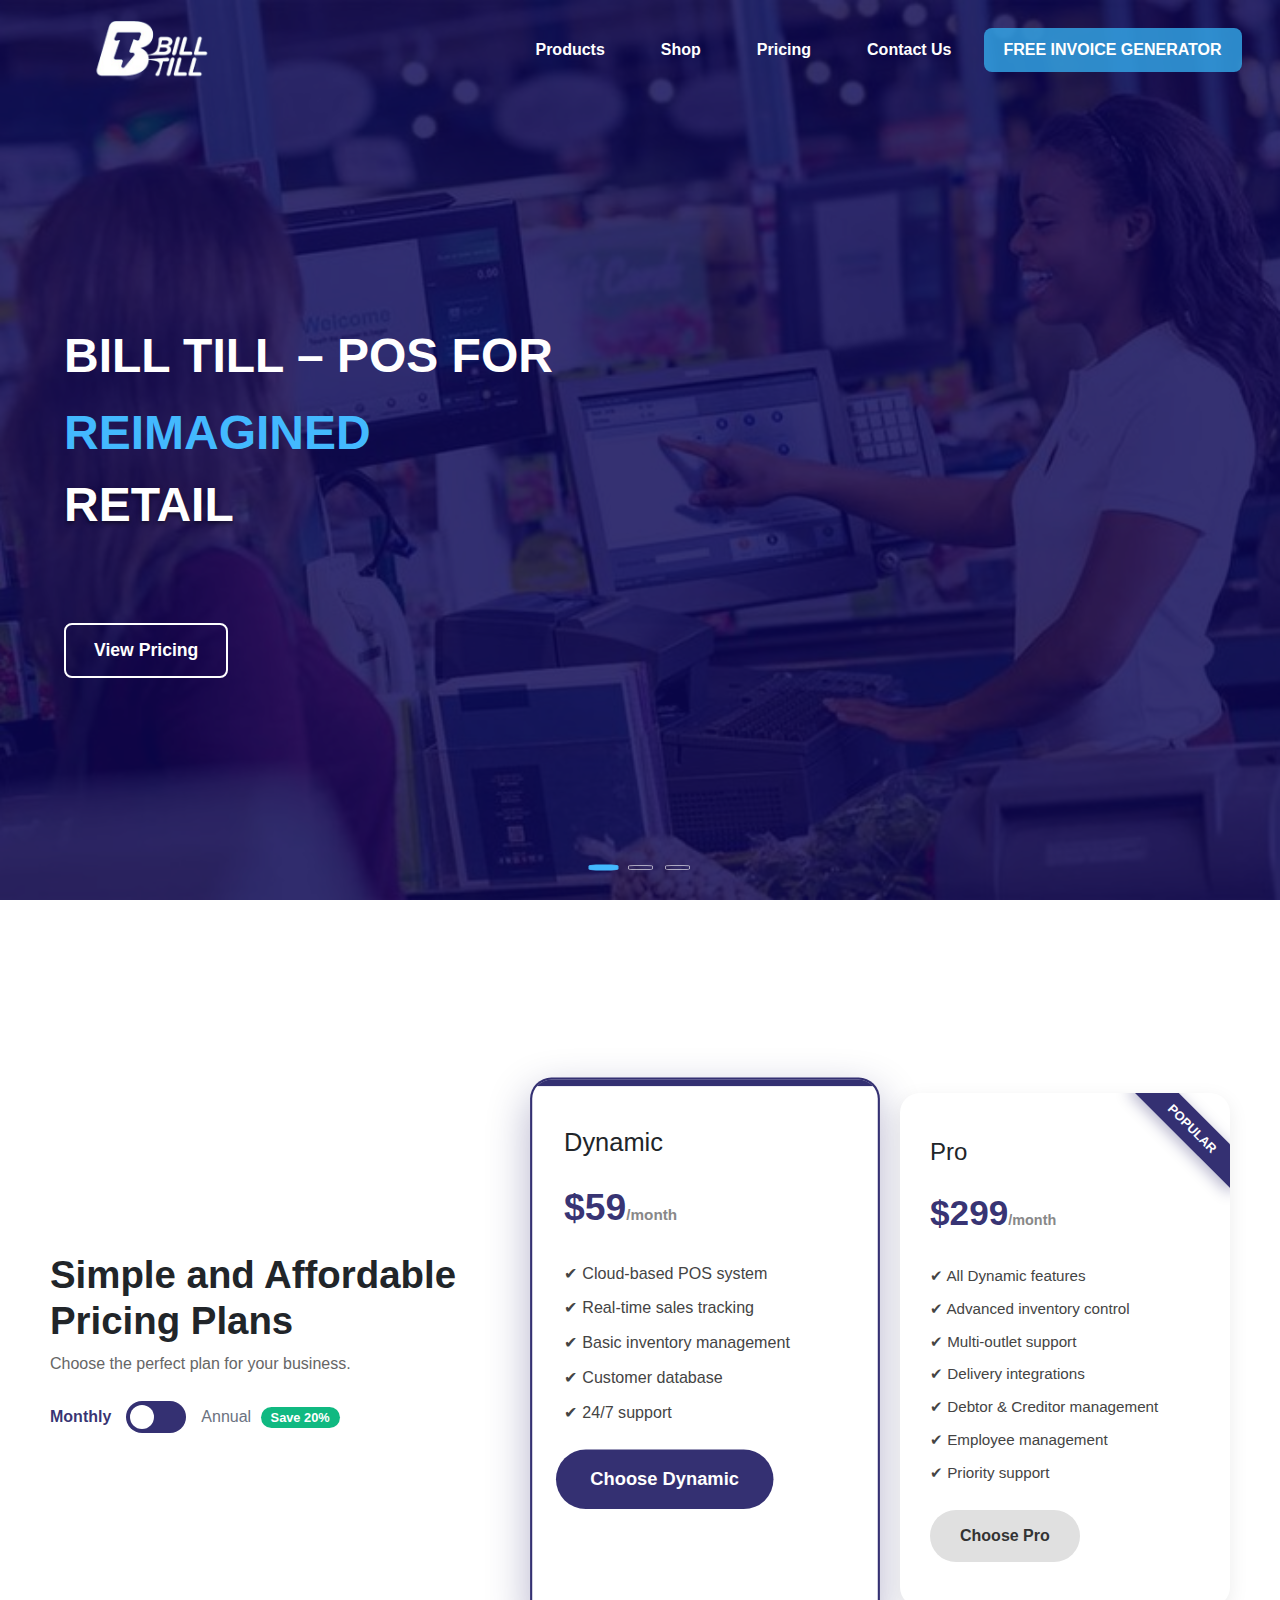
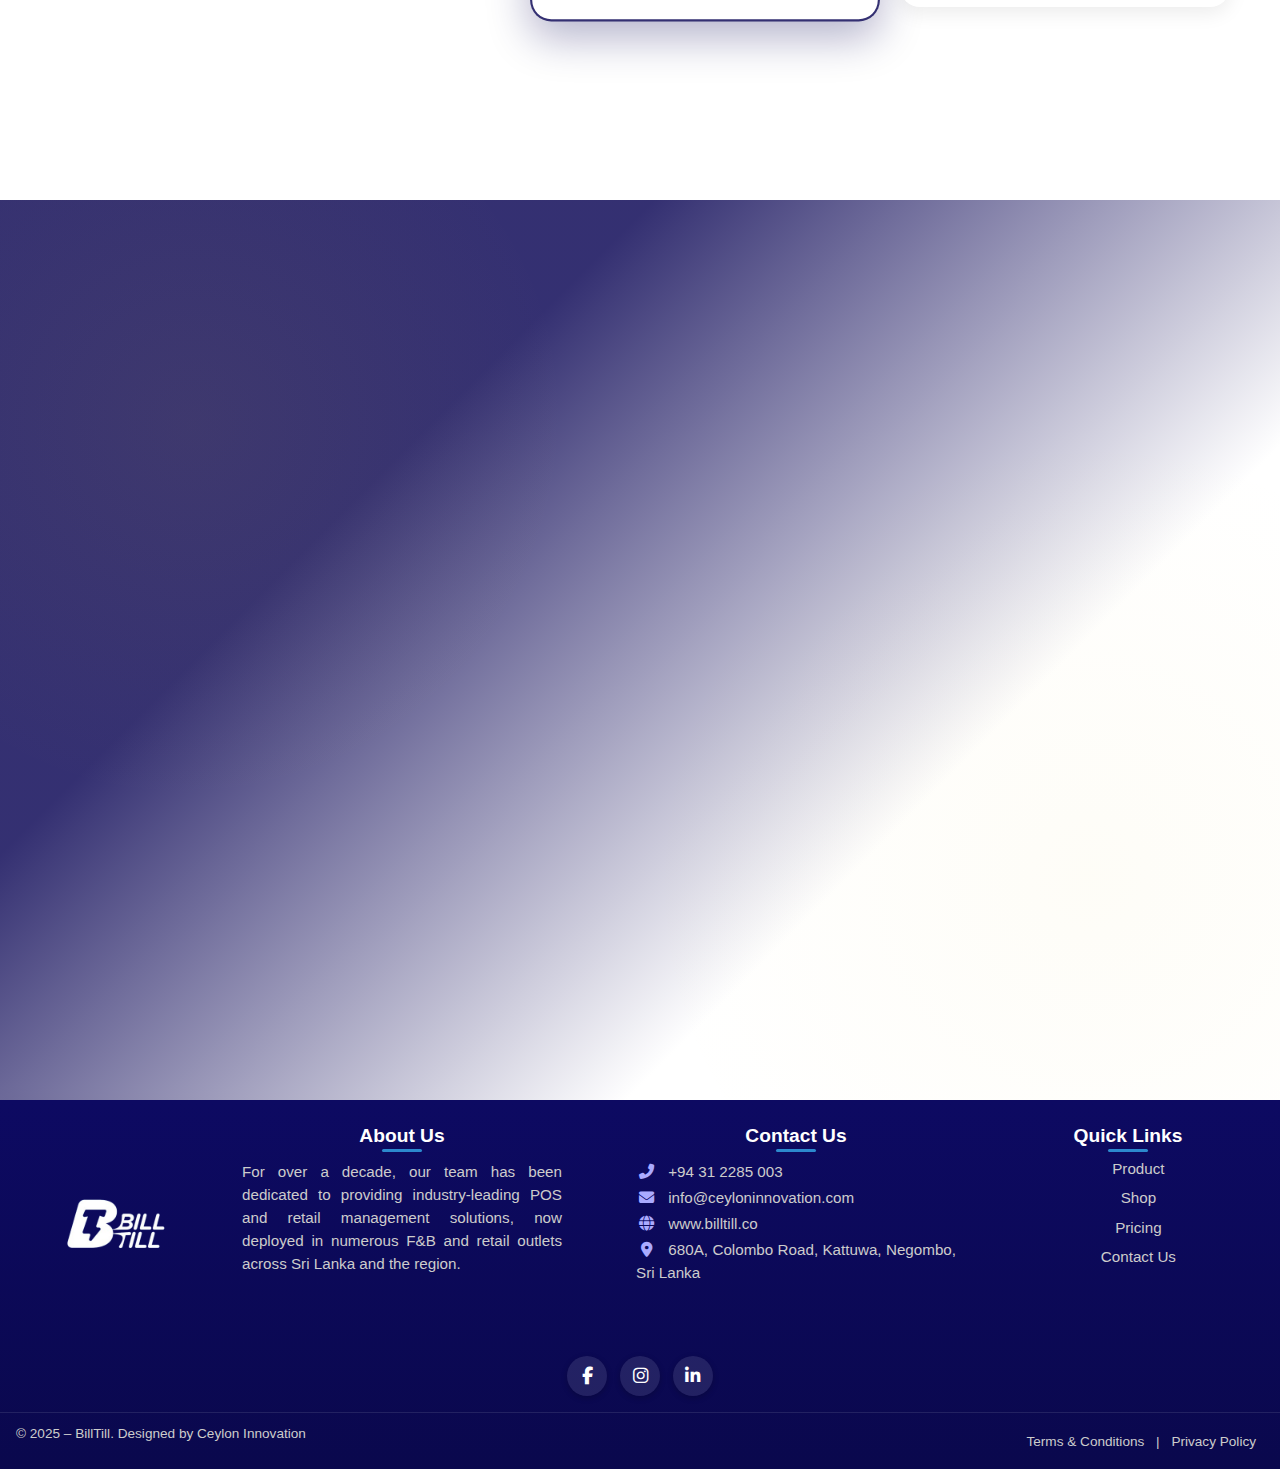
<file: sinhala.html>
<!DOCTYPE html>
<html lang="en">

<head>
  <meta charset="UTF-8">
  <meta name="viewport" content="width=device-width, initial-scale=1.0">
  <title>Bill Till</title>
  <link rel="icon" href="assets/images/titleimg.png" type="image/jpg">

  <!-- Bootstrap 5.3.3 CSS -->
  <link href="https://cdn.jsdelivr.net/npm/bootstrap@5.3.3/dist/css/bootstrap.min.css" rel="stylesheet"
    integrity="sha384-QWTKZyjpPEjISv5WaRU9OFeRpok6YctnYmDr5pNlyT2bRjXh0JMhjY6hW+ALEwIH" crossorigin="anonymous" />
  
  <!-- Font Awesome for icons -->
  <link rel="stylesheet" href="https://cdnjs.cloudflare.com/ajax/libs/font-awesome/6.4.0/css/all.min.css">

  <!-- Custom CSS -->
  <link rel="stylesheet" href="style.css">
</head>

<body>

  <!-- =========================
       Responsive Navigation
  ========================= -->
  <nav class="navbar" id="navbar">
    <!-- Logo -->
    <a class="navbar-brand" href="#" aria-label="Bill Till Home">
      <img src="assets/images/logo.png" alt="Bill Till Logo">
    </a>

    <!-- Desktop Navigation -->
    <div class="desktop-nav">
      <a class="nav-link" href="#products">Products</a>
      <a class="nav-link" href="#shop">Shop</a>
      <a class="nav-link" href="#pricing">Pricing</a>
      <a class="nav-link" href="#contact">Contact Us</a>
      <a class="nav-btn" href="web" target="_blank" rel="noopener">FREE INVOICE GENERATOR</a>
    </div>

    <!-- Mobile Toggle Button -->
    <button class="mobile-toggle" id="mobileToggle" aria-label="Toggle navigation">
      <span></span>
      <span></span>
      <span></span>
    </button>

    <!-- Mobile Navigation -->
    <div class="mobile-nav" id="mobileNav">
      <a class="nav-link" href="#products">Products</a>
      <a class="nav-link" href="#shop">Shop</a>
      <a class="nav-link" href="#pricing">Pricing</a>
      <a class="nav-link" href="#contact">Contact Us</a>
      <a class="nav-btn" href="web" target="_blank" rel="noopener">FREE INVOICE GENERATOR</a>
    </div>

    <!-- Overlay -->
    <div class="overlay" id="overlay"></div>
  </nav>

  <!-- =========================
       Hero Section
  ========================= -->
  <section class="hero-section" id="hero" aria-label="Main hero banner">
    <!-- Hero Carousel -->
    <div class="hero-carousel">
      <div class="hero-slide active"><img src="assets/images/hero1.jpeg" alt="Retail POS System"></div>
      <div class="hero-slide"><img src="assets/images/hero2.jpeg" alt="Restaurant POS System"></div>
      <div class="hero-slide"><img src="assets/images/hero3.jpeg" alt="Rent-a-Car POS Solution"></div>
    </div>

    <!-- Hero Content -->
    <div class="hero-content">
      <h1>
        <span class="hero-line">BILL TILL – POS FOR</span>
        <span class="hero-line highlight">REIMAGINED</span>
        <span class="hero-line rotating-word-wrapper">
          <span id="rotatingWord">RETAIL</span>
        </span>
      </h1>
      <a href="#pricing" class="btn btn-outline-light hero-btn-spacing">View Pricing</a>
      
      <!-- Free Invoice Generator Button for Mobile -->
      <a href="web" class="hero-invoice-btn" target="_blank" rel="noopener">FREE INVOICE GENERATOR</a>
    </div>

    <!-- Carousel Indicators -->
    <div class="carousel-indicators" role="tablist">
      <span class="dot active" data-index="0" role="tab" aria-selected="true" tabindex="0"></span>
      <span class="dot" data-index="1" role="tab" aria-selected="false" tabindex="0"></span>
      <span class="dot" data-index="2" role="tab" aria-selected="false" tabindex="0"></span>
    </div>
  </section>



  <!-- =========================
       Pricing Section 
  ========================== -->
  <section class="pricing-section" id="pricing">
    <div class="pricing-wrapper">
      <!-- Left Side -->
      <div class="pricing-left">
        <h2 class="pricing-title">Simple and Affordable Pricing Plans</h2>
        <p class="pricing-subtitle">Choose the perfect plan for your business.</p>

        <!-- Toggle Group -->
        <div class="billing-toggle" id="toggleLabel">
          <span class="toggle-text active" id="monthlyText">Monthly</span>
          <label class="toggle-switch">
            <input type="checkbox" id="billingToggle">
            <span class="slider"></span>
          </label>
          <span class="toggle-text" id="annualText">Annual <span class="discount-badge">Save 20%</span></span>
        </div>
      </div>

      <!-- Right Side -->
      <div class="pricing-right">
        <div class="pricing-cards">
          <!-- Dynamic Plan -->
          <div class="pricing-card" id="dynamicCard" onclick="selectPlan(this)">
            <h3>Dynamic</h3>
            <p class="price" id="dynamicPrice">$59<span>/month</span></p>
            <ul class="features">
              <li>✔ Cloud-based POS system</li>
              <li>✔ Real-time sales tracking</li>
              <li>✔ Basic inventory management</li>
              <li>✔ Customer database</li>
              <li>✔ 24/7 support</li>
            </ul>
            <a href="#" class="pricing-btn">Choose Dynamic</a>
          </div>

          <!-- Pro Plan -->
          <div class="pricing-card" onclick="selectPlan(this)">
            <div class="popular-badge">POPULAR</div>
            <h3>Pro</h3>
            <p class="price" id="proPrice">$299<span>/month</span></p>
            <ul class="features">
              <li>✔ All Dynamic features</li>
              <li>✔ Advanced inventory control</li>
              <li>✔ Multi-outlet support</li>
              <li>✔ Delivery integrations</li>
              <li>✔ Debtor & Creditor management</li>
              <li>✔ Employee management</li>
              <li>✔ Priority support</li>
            </ul>
            <a href="#" class="pricing-btn">Choose Pro</a>
          </div>
        </div>
      </div>
    </div>
  </section>
  
   <!-- =========================
       Contact Us Section
  ========================= -->
  <section class="contact-section" id="contact">
    <div class="container">
      <div class="contact-box">
        <!-- Left Side -->
        <div class="left">
          <h2>Let’s Build Something <br>Great <span>Together</span></h2>
          <p>We're always here to help you grow your business with Bill Till. Whether you have a question or need support, we'd love to hear from you.</p>
          <p>Fast response time, dedicated support, and seamless integration.</p>
        </div>

        <!-- Right Side -->
        <div class="right">
          <h2>Get In Touch</h2>
          <form id="contactForm">
            <div class="form-group">
              <div class="input-group">
                <input type="text" id="name" placeholder=" " required />
                <label for="name">Your Name</label>
              </div>
              <div class="input-group">
                <input type="email" id="email" placeholder=" " required />
                <label for="email">Your Email</label>
              </div>
            </div>
            <div class="form-group">
              <div class="input-group">
                <input type="text" id="subject" placeholder=" " required />
                <label for="subject">Subject</label>
              </div>
              <div class="input-group">
                <input type="text" id="phone" placeholder=" " />
                <label for="phone">Phone Number</label>
              </div>
            </div>
            <div class="form-group">
              <div class="input-group textarea-label">
                <textarea id="message" placeholder=" " required></textarea>
                <label for="message">Your Message...</label>
              </div>
            </div>
            <button type="submit" class="btn">Send Message</button>
          </form>
        </div>
      </div>
    </div>
  </section>


  <footer class="footer" role="contentinfo">
    <div class="footer-top">
      <!-- Logo - Centered -->
      <div class="footer-box footer-logo-box">
        <img src="assets/images/logo2.png" alt="BillTill Logo – Smart POS Solutions" class="footer-logo">
      </div>

      <!-- About -->
      <div class="footer-box footer-about">
        <h3>About Us</h3>
        <p>
          For over a decade, our team has been dedicated to providing industry-leading POS and retail management solutions, now deployed in numerous F&B and retail outlets across Sri Lanka and the region.
        </p>
      </div>

      <!-- Contact - shifted right -->
      <div class="footer-box footer-contact">
        <h3>Contact Us</h3>
        <p><i class="fas fa-phone-alt"></i> +94 31 2285 003</p>
        <p><i class="fas fa-envelope"></i> info@ceyloninnovation.com</p>
        <p><i class="fas fa-globe"></i> www.billtill.co</p>
        <p><i class="fas fa-map-marker-alt"></i> 680A, Colombo Road, Kattuwa, Negombo, Sri Lanka</p>
      </div>

      <!-- Quick Links -->
      <div class="footer-box footer-links">
        <h3>Quick Links</h3>
        <ul>
          <li><a href="#">Product</a></li>
          <li><a href="#">Shop</a></li>
          <li><a href="#">Pricing</a></li>
          <li><a href="#">Contact Us</a></li>
        </ul>
      </div>

      <!-- Social -->
      <div class="footer-box footer-social">
        <div class="social-icons">
          <a href="#" aria-label="Facebook"><i class="fab fa-facebook-f"></i></a>
          <a href="#" aria-label="Instagram"><i class="fab fa-instagram"></i></a>
          <a href="#" aria-label="LinkedIn"><i class="fab fa-linkedin-in"></i></a>
        </div>
      </div>
    </div>

    <!-- Bottom Bar -->
    <div class="footer-bottom">
      <p>© 2025 – BillTill. Designed by Ceylon Innovation</p>
      <div class="footer-terms">
        <a href="#" aria-label="View Terms & Conditions">Terms & Conditions</a>
        <span aria-hidden="true">|</span>
        <a href="#" aria-label="View Privacy Policy">Privacy Policy</a>
      </div>
    </div>
  </footer>

  
  <!-- =========================
       Scripts
  ========================= -->
  <!-- Bootstrap Bundle JS -->
  <script src="https://cdn.jsdelivr.net/npm/bootstrap@5.3.3/dist/js/bootstrap.bundle.min.js"
    integrity="sha384-YvpcrYf0tY3lHB60NNkmXc5s9fDVZLESaAA55NDzOxhy9GkcIdslK1eN7N6jIeHz"
    crossorigin="anonymous"></script>

  <!-- Custom JS -->
  <script src="script.js"></script>

</body>

</html>
</file>
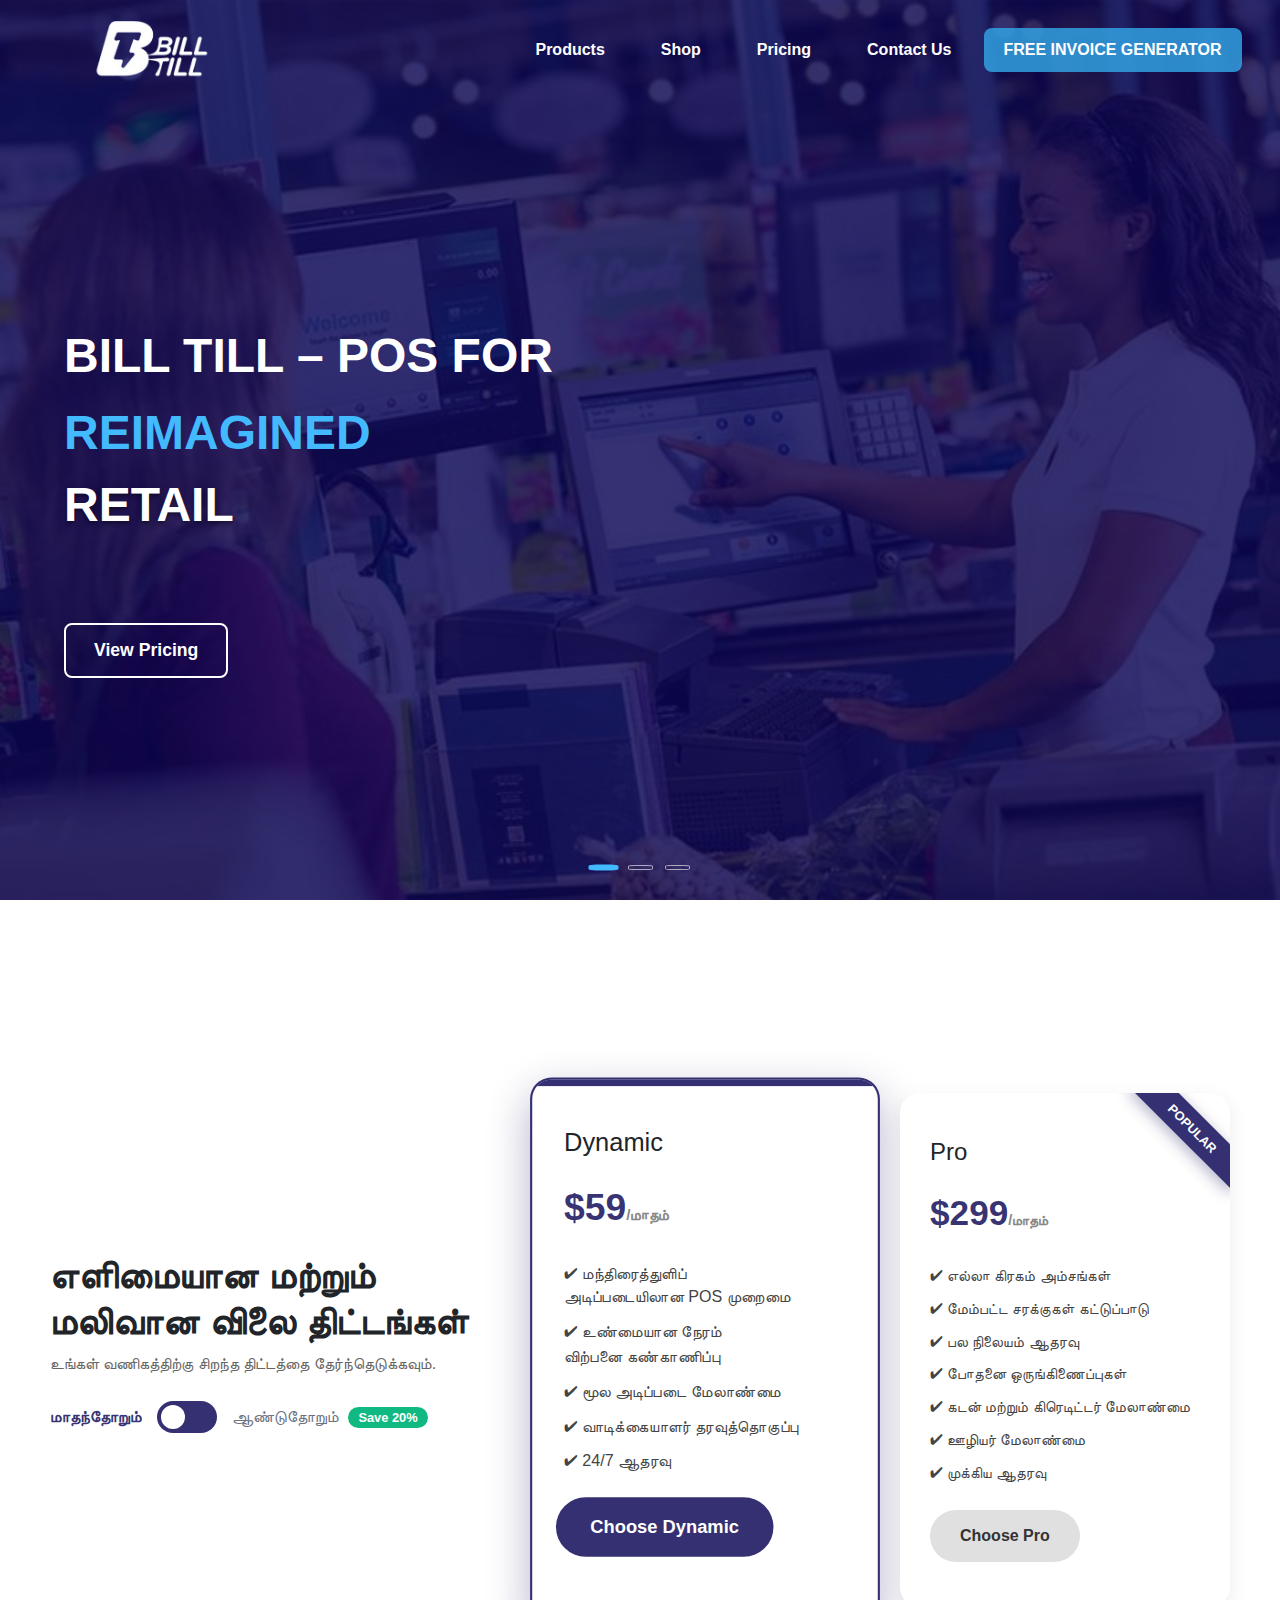
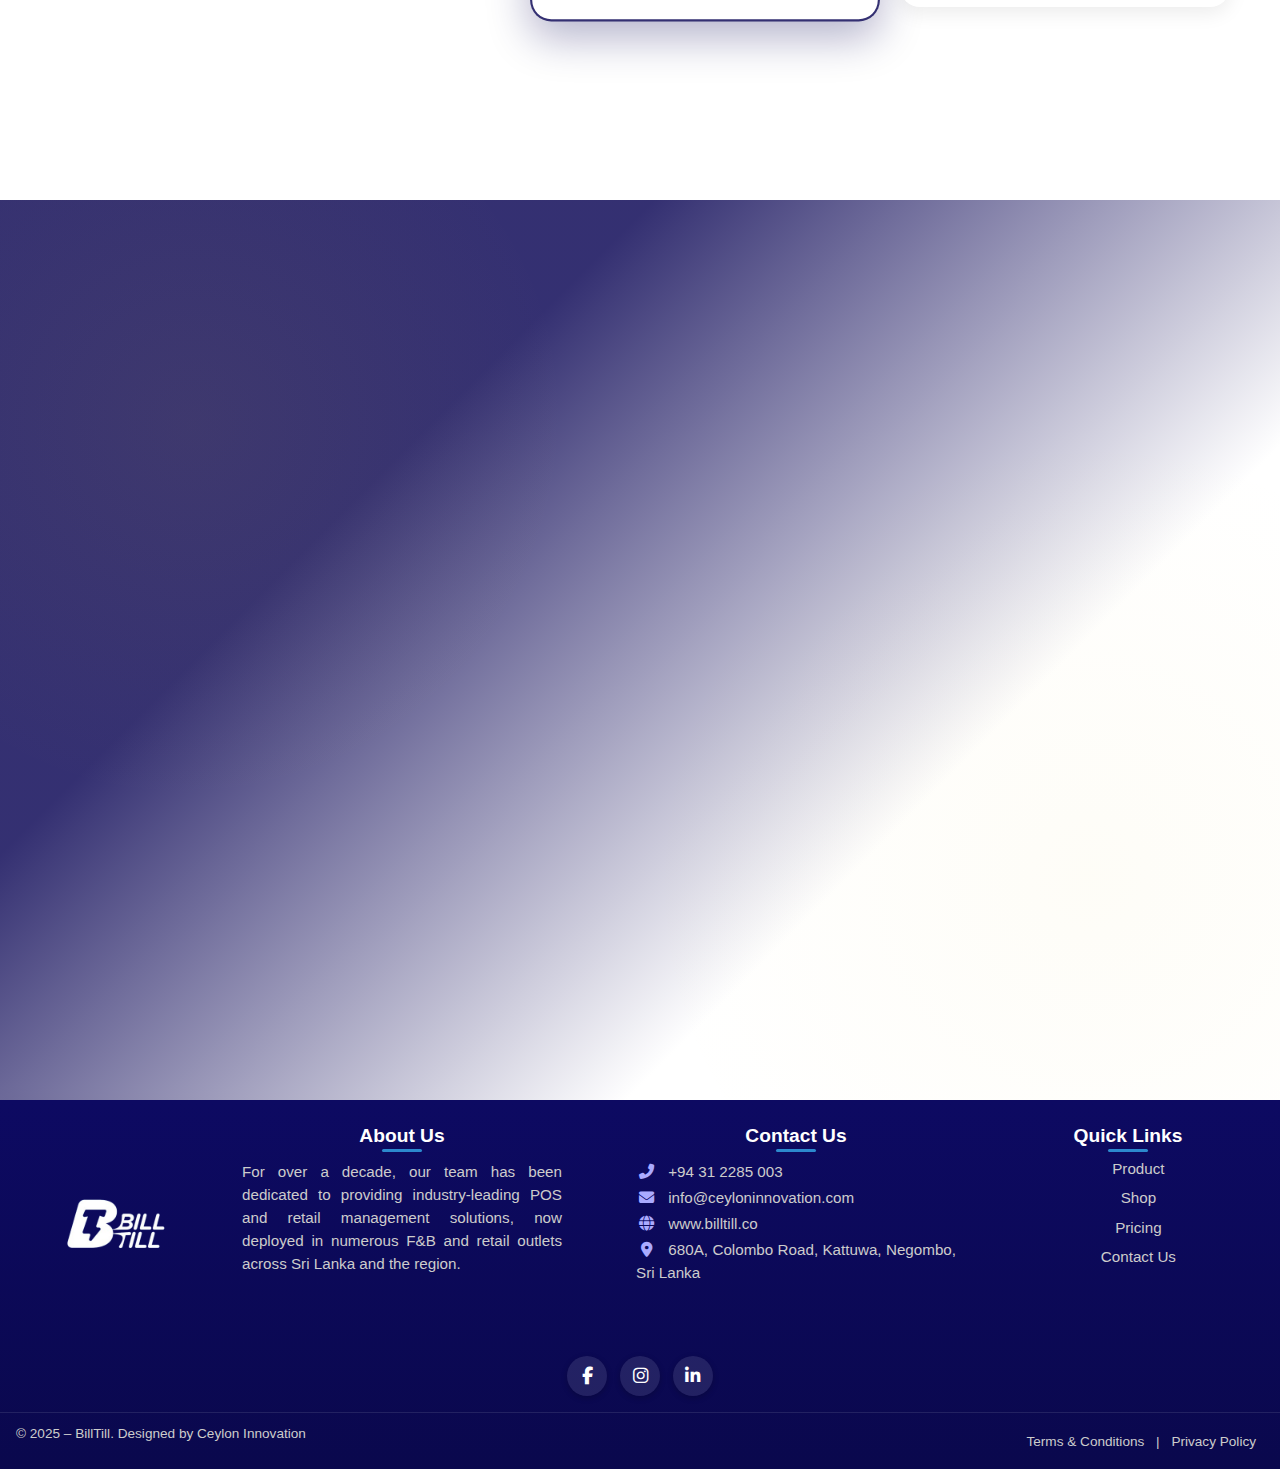
<file: tamil.html>
<!DOCTYPE html>
<html lang="en">

<head>
  <meta charset="UTF-8">
  <meta name="viewport" content="width=device-width, initial-scale=1.0">
  <title>Bill Till</title>
  <link rel="icon" href="assets/images/titleimg.png" type="image/jpg">

  <!-- Bootstrap 5.3.3 CSS -->
  <link href="https://cdn.jsdelivr.net/npm/bootstrap@5.3.3/dist/css/bootstrap.min.css" rel="stylesheet"
    integrity="sha384-QWTKZyjpPEjISv5WaRU9OFeRpok6YctnYmDr5pNlyT2bRjXh0JMhjY6hW+ALEwIH" crossorigin="anonymous" />
  
  <!-- Font Awesome for icons -->
  <link rel="stylesheet" href="https://cdnjs.cloudflare.com/ajax/libs/font-awesome/6.4.0/css/all.min.css">

  <!-- Custom CSS -->
  <link rel="stylesheet" href="style.css">
</head>

<body>

  <!-- =========================
       Responsive Navigation
  ========================= -->
  <nav class="navbar" id="navbar">
    <!-- Logo -->
    <a class="navbar-brand" href="#" aria-label="Bill Till Home">
      <img src="assets/images/logo.png" alt="Bill Till Logo">
    </a>

    <!-- Desktop Navigation -->
    <div class="desktop-nav">
      <a class="nav-link" href="#products">Products</a>
      <a class="nav-link" href="#shop">Shop</a>
      <a class="nav-link" href="#pricing">Pricing</a>
      <a class="nav-link" href="#contact">Contact Us</a>
      <a class="nav-btn" href="web" target="_blank" rel="noopener">FREE INVOICE GENERATOR</a>
    </div>

    <!-- Mobile Toggle Button -->
    <button class="mobile-toggle" id="mobileToggle" aria-label="Toggle navigation">
      <span></span>
      <span></span>
      <span></span>
    </button>

    <!-- Mobile Navigation -->
    <div class="mobile-nav" id="mobileNav">
      <a class="nav-link" href="#products">Products</a>
      <a class="nav-link" href="#shop">Shop</a>
      <a class="nav-link" href="#pricing">Pricing</a>
      <a class="nav-link" href="#contact">Contact Us</a>
      <a class="nav-btn" href="web" target="_blank" rel="noopener">FREE INVOICE GENERATOR</a>
    </div>

    <!-- Overlay -->
    <div class="overlay" id="overlay"></div>
  </nav>

  <!-- =========================
       Hero Section
  ========================= -->
  <section class="hero-section" id="hero" aria-label="Main hero banner">
    <!-- Hero Carousel -->
    <div class="hero-carousel">
      <div class="hero-slide active"><img src="assets/images/hero1.jpeg" alt="Retail POS System"></div>
      <div class="hero-slide"><img src="assets/images/hero2.jpeg" alt="Restaurant POS System"></div>
      <div class="hero-slide"><img src="assets/images/hero3.jpeg" alt="Rent-a-Car POS Solution"></div>
    </div>

    <!-- Hero Content -->
    <div class="hero-content">
      <h1>
        <span class="hero-line">BILL TILL – POS FOR</span>
        <span class="hero-line highlight">REIMAGINED</span>
        <span class="hero-line rotating-word-wrapper">
          <span id="rotatingWord">RETAIL</span>
        </span>
      </h1>
      <a href="#pricing" class="btn btn-outline-light hero-btn-spacing">View Pricing</a>
      
      <!-- Free Invoice Generator Button for Mobile -->
      <a href="web" class="hero-invoice-btn" target="_blank" rel="noopener">FREE INVOICE GENERATOR</a>
    </div>

    <!-- Carousel Indicators -->
    <div class="carousel-indicators" role="tablist">
      <span class="dot active" data-index="0" role="tab" aria-selected="true" tabindex="0"></span>
      <span class="dot" data-index="1" role="tab" aria-selected="false" tabindex="0"></span>
      <span class="dot" data-index="2" role="tab" aria-selected="false" tabindex="0"></span>
    </div>
  </section>



  <!-- =========================
       Pricing Section 
  ========================== -->
  <section class="pricing-section" id="pricing">
    <div class="pricing-wrapper">
      <!-- Left Side -->
      <div class="pricing-left">
        <h2 class="pricing-title">எளிமையான மற்றும் மலிவான விலை திட்டங்கள்</h2>
        <p class="pricing-subtitle">உங்கள் வணிகத்திற்கு சிறந்த திட்டத்தை தேர்ந்தெடுக்கவும்.</p>

        <!-- Toggle Group -->
        <div class="billing-toggle" id="toggleLabel">
          <span class="toggle-text active" id="monthlyText">மாதந்தோறும்</span>
          <label class="toggle-switch">
            <input type="checkbox" id="billingToggle">
            <span class="slider"></span>
          </label>
          <span class="toggle-text" id="annualText">ஆண்டுதோறும் <span class="discount-badge">Save 20%</span></span>
        </div>
      </div>

      <!-- Right Side -->
      <div class="pricing-right">
        <div class="pricing-cards">
          <!-- Dynamic Plan -->
          <div class="pricing-card" id="dynamicCard" onclick="selectPlan(this)">
            <h3>Dynamic</h3>
            <p class="price" id="dynamicPrice">$59<span>/மாதம்</span></p>
            <ul class="features">
              <li>✔ மந்திரைத்துளிப் அடிப்படையிலான POS முறைமை</li>
              <li>✔ உண்மையான நேரம் விற்பனை கண்காணிப்பு</li>
              <li>✔ மூல அடிப்படை மேலாண்மை</li>
              <li>✔ வாடிக்கையாளர் தரவுத்தொகுப்பு</li>
              <li>✔ 24/7 ஆதரவு</li>
            </ul>
            <a href="#" class="pricing-btn">Choose Dynamic</a>
          </div>

          <!-- Pro Plan -->
          <div class="pricing-card" onclick="selectPlan(this)">
            <div class="popular-badge">POPULAR</div>
            <h3>Pro</h3>
            <p class="price" id="proPrice">$299<span>/மாதம்</span></p>
            <ul class="features">
              <li>✔ எல்லா கிரகம் அம்சங்கள்</li>
              <li>✔ மேம்பட்ட சரக்குகள் கட்டுப்பாடு</li>
              <li>✔ பல நிலையம் ஆதரவு</li>
              <li>✔ போதனை ஒருங்கிணைப்புகள்</li>
              <li>✔ கடன் மற்றும் கிரெடிட்டர் மேலாண்மை</li>
              <li>✔ ஊழியர் மேலாண்மை</li>
              <li>✔ முக்கிய ஆதரவு</li>
            </ul>
            <a href="#" class="pricing-btn">Choose Pro</a>
          </div>
        </div>
      </div>
    </div>
  </section>
  
   <!-- =========================
       Contact Us Section
  ========================= -->
  <section class="contact-section" id="contact">
    <div class="container">
      <div class="contact-box">
        <!-- Left Side -->
        <div class="left">
          <h2>Let’s Build Something <br>Great <span>Together</span></h2>
          <p>We're always here to help you grow your business with Bill Till. Whether you have a question or need support, we'd love to hear from you.</p>
          <p>Fast response time, dedicated support, and seamless integration.</p>
        </div>

        <!-- Right Side -->
        <div class="right">
          <h2>Get In Touch</h2>
          <form id="contactForm">
            <div class="form-group">
              <div class="input-group">
                <input type="text" id="name" placeholder=" " required />
                <label for="name">Your Name</label>
              </div>
              <div class="input-group">
                <input type="email" id="email" placeholder=" " required />
                <label for="email">Your Email</label>
              </div>
            </div>
            <div class="form-group">
              <div class="input-group">
                <input type="text" id="subject" placeholder=" " required />
                <label for="subject">Subject</label>
              </div>
              <div class="input-group">
                <input type="text" id="phone" placeholder=" " />
                <label for="phone">Phone Number</label>
              </div>
            </div>
            <div class="form-group">
              <div class="input-group textarea-label">
                <textarea id="message" placeholder=" " required></textarea>
                <label for="message">Your Message...</label>
              </div>
            </div>
            <button type="submit" class="btn">Send Message</button>
          </form>
        </div>
      </div>
    </div>
  </section>


  <footer class="footer" role="contentinfo">
    <div class="footer-top">
      <!-- Logo - Centered -->
      <div class="footer-box footer-logo-box">
        <img src="assets/images/logo2.png" alt="BillTill Logo – Smart POS Solutions" class="footer-logo">
      </div>

      <!-- About -->
      <div class="footer-box footer-about">
        <h3>About Us</h3>
        <p>
          For over a decade, our team has been dedicated to providing industry-leading POS and retail management solutions, now deployed in numerous F&B and retail outlets across Sri Lanka and the region.
        </p>
      </div>

      <!-- Contact - shifted right -->
      <div class="footer-box footer-contact">
        <h3>Contact Us</h3>
        <p><i class="fas fa-phone-alt"></i> +94 31 2285 003</p>
        <p><i class="fas fa-envelope"></i> info@ceyloninnovation.com</p>
        <p><i class="fas fa-globe"></i> www.billtill.co</p>
        <p><i class="fas fa-map-marker-alt"></i> 680A, Colombo Road, Kattuwa, Negombo, Sri Lanka</p>
      </div>

      <!-- Quick Links -->
      <div class="footer-box footer-links">
        <h3>Quick Links</h3>
        <ul>
          <li><a href="#">Product</a></li>
          <li><a href="#">Shop</a></li>
          <li><a href="#">Pricing</a></li>
          <li><a href="#">Contact Us</a></li>
        </ul>
      </div>

      <!-- Social -->
      <div class="footer-box footer-social">
        <div class="social-icons">
          <a href="#" aria-label="Facebook"><i class="fab fa-facebook-f"></i></a>
          <a href="#" aria-label="Instagram"><i class="fab fa-instagram"></i></a>
          <a href="#" aria-label="LinkedIn"><i class="fab fa-linkedin-in"></i></a>
        </div>
      </div>
    </div>

    <!-- Bottom Bar -->
    <div class="footer-bottom">
      <p>© 2025 – BillTill. Designed by Ceylon Innovation</p>
      <div class="footer-terms">
        <a href="#" aria-label="View Terms & Conditions">Terms & Conditions</a>
        <span aria-hidden="true">|</span>
        <a href="#" aria-label="View Privacy Policy">Privacy Policy</a>
      </div>
    </div>
  </footer>

  
  <!-- =========================
       Scripts
  ========================= -->
  <!-- Bootstrap Bundle JS -->
  <script src="https://cdn.jsdelivr.net/npm/bootstrap@5.3.3/dist/js/bootstrap.bundle.min.js"
    integrity="sha384-YvpcrYf0tY3lHB60NNkmXc5s9fDVZLESaAA55NDzOxhy9GkcIdslK1eN7N6jIeHz"
    crossorigin="anonymous"></script>

  <!-- Custom JS -->
  <script src="script.js"></script>

</body>

</html>
</file>
<file: style.css>
body {
  font-family: Arial, Helvetica, sans-serif;
}

::-webkit-scrollbar {
  display: none;
}

/*Navbar Styles*/
.navbar {
  position: absolute;
  top: 0;
  width: 100%;
  z-index: 1000;
  background: transparent;
  height: 100px;
  padding: 0 3%;
  display: flex;
  align-items: center;
  transition: all 0.3s ease;
}

.navbar.scrolled {
  background: rgba(11, 6, 85, 0.95);
  position: fixed;
  height: 80px;
  box-shadow: 0 4px 20px rgba(0, 0, 0, 0.2);
}

.navbar-brand {
  display: flex;
  align-items: center;
}

.navbar-brand img {
  height: auto;
  max-height: 80px;
  width: auto;
  transition: all 0.3s ease;
}

.navbar.scrolled .navbar-brand img {
  max-height: 50px;
}

.desktop-nav {
  display: flex;
  align-items: center;
  margin-left: auto;
}

.nav-link {
  color: white !important;
  font-weight: 600;
  margin-left: 3.5rem;
  font-size: 1rem;
  position: relative;
  padding: 0.5rem 0;
}

.nav-link::after {
  content: '';
  position: absolute;
  bottom: 0;
  left: 0;
  width: 0;
  height: 2px;
  background-color: #32a3e4d4;
  transition: width 0.3s ease;
}

.nav-link:hover::after {
  width: 100%;
}

.nav-link:hover {
  color: #32a3e4d4 !important;
}

.nav-btn {
  margin-left: 2rem;
  color: white !important;
  font-weight: bold;
  background-color: #32a3e4d4;
  border: none;
  padding: 10px 20px;
  border-radius: 8px;
  transition: all 0.3s ease;
  text-decoration: none !important;
}

.nav-btn:hover {
  background-color: #32a3e4;
  transform: translateY(-2px);
  box-shadow: 0 4px 10px rgba(50, 151, 228, 0.3);
}

/* Mobile Toggle Button */
.mobile-toggle {
  display: none;
  flex-direction: column;
  justify-content: space-around;
  width: 30px;
  height: 25px;
  background: transparent;
  border: none;
  cursor: pointer;
  padding: 0;
  z-index: 1001;
}

.mobile-toggle span {
  width: 100%;
  height: 3px;
  background-color: white;
  border-radius: 2px;
  transition: all 0.3s ease;
  transform-origin: center;
}

.mobile-toggle.active span:nth-child(1) {
  transform: translateY(8px) rotate(45deg);
}

.mobile-toggle.active span:nth-child(2) {
  opacity: 0;
}

.mobile-toggle.active span:nth-child(3) {
  transform: translateY(-8px) rotate(-45deg);
}

/* Mobile Navigation */
.mobile-nav {
  position: fixed;
  top: 0;
  right: -100%;
  width: 80%;
  max-width: 400px;
  height: 100vh;
  background: rgba(11, 6, 85, 0.98);
  z-index: 999;
  padding: 100px 40px 40px;
  display: flex;
  flex-direction: column;
  transition: right 0.4s ease;
  box-shadow: -5px 0 25px rgba(0, 0, 0, 0.2);
}

.mobile-nav.open {
  right: 0;
}

.mobile-nav .nav-link {
  margin: 0 0 20px 0;
  font-size: 1.2rem;
  padding: 10px 0;
  border-bottom: 1px solid rgba(255, 255, 255, 0.1);
}

.mobile-nav .nav-btn {
  margin: 20px 0 0 0;
  text-align: center;
  text-decoration: none !important;
}

.overlay {
  position: fixed;
  top: 0;
  left: 0;
  width: 100%;
  height: 100%;
  background: rgba(0, 0, 0, 0.7);
  z-index: 998;
  opacity: 0;
  visibility: hidden;
  transition: all 0.4s ease;
}

.overlay.active {
  opacity: 1;
  visibility: visible;
}

/*Hero Section*/
.hero-section {
  position: relative;
  width: 100%;
  height: 100vh;
  overflow: hidden;
  display: flex;
  justify-content: flex-start;
  align-items: center;
  padding-left: 5%;
  padding-top: 80px;
  color: white;
  text-align: left;
}

.hero-section::before {
  content: "";
  position: absolute;
  top: -100px;
  left: 0;
  width: 100%;
  height: calc(100% + 100px);
  background: rgba(11, 6, 85, 0.827);
  z-index: 2;
}

.hero-carousel {
  position: absolute;
  inset: 0;
  z-index: 1;
  overflow: hidden;
}

.hero-slide {
  position: absolute;
  inset: 0;
  opacity: 0;
  transition: opacity 1.5s ease-in-out;
}

.hero-slide.active {
  opacity: 1;
}

.hero-slide img {
  width: 100%;
  height: 100%;
  object-fit: cover;
}

.hero-content {
  position: relative;
  z-index: 5;
  max-width: 1000px;
  margin-top: 20px;
}

.hero-content h1 {
  font-size: 3rem;
  font-weight: bold;
  line-height: 1.4;
  margin-bottom: 10px;
}

.hero-line {
  display: block;
  margin-bottom: 0.2em;
}

.highlight {
  color: #43b9fe;
}

.btn-outline-light {
  border: 2px solid white;
  color: white;
  padding: 12px 28px;
  font-weight: bold;
  border-radius: 8px;
  transition: 0.3s;
  margin-top: 20px;
  font-size: 1.1rem;
  text-decoration: none !important;
}

.btn-outline-light:hover {
  background: white;
  color: black;
}

.hero-btn-spacing {
  margin-top: 70px;
}

.rotating-word-wrapper {
  display: inline-block;
  overflow: hidden;
  height: 1.2em;
  line-height: 1.2em;
  vertical-align: bottom;
}

#rotatingWord {
  display: inline-block;
  font-weight: bold;
  color: white;
  text-shadow: 0 2px 4px rgba(0, 0, 0, 0.5);
  transition: transform 0.8s ease-in-out, opacity 0.8s ease-in-out;
}

.hero-invoice-btn {
  display: none;
  margin-top: 30px;
  color: white !important;
  font-weight: bold;
  background-color: #32a3e4d4;
  border: none;
  padding: 12px 28px;
  border-radius: 8px;
  transition: all 0.3s ease;
  text-align: center;
  width: fit-content;
  text-decoration: none !important;
}

.hero-invoice-btn:hover {
  background-color: #32a3e4;
  transform: translateY(-2px);
  box-shadow: 0 4px 10px rgba(50, 151, 228, 0.3);
  color: white;
}

/* Carousel Indicators */
.carousel-indicators {
  position: absolute;
  bottom: 30px;
  left: 0;
  right: 0;
  display: flex;
  justify-content: center;
  gap: 12px;
  z-index: 10;
  margin: 0;
  padding: 0;
}

.carousel-indicators .dot {
  width: 25px;
  height: 5px;
  border-radius: 25%;
  border: 1px solid rgba(255, 255, 255, 0.6);
  background: transparent;
  cursor: default;
  transition: all 0.3s ease;
  list-style: none;
}

.carousel-indicators .dot.active {
  background: #43b9fe;
  border-color: #43b9fe;
  transform: scale(1.2);
}

.carousel-indicators .dot:focus {
  outline: 2px solid white;
  outline-offset: 2px;
}

/* =========================
       Media Queries
    ========================= */
@media (max-width: 992px) {
  .navbar-brand img {
    max-height: 60px;
  }

  .hero-content h1 {
    font-size: 2.5rem;
  }

  .hero-content {
    padding-left: 20px;
  }

  .desktop-nav {
    display: none;
  }

  .mobile-toggle {
    display: flex;
    margin-left: auto;
  }

  .hero-invoice-btn {
    display: block;
  }

  .desktop-nav .nav-btn {
    display: none;
  }

  .mobile-nav .nav-btn {
    display: none;
  }
}

@media (max-width: 768px) {
  .navbar-brand img {
    max-height: 60px;
  }

  .navbar.scrolled .navbar-brand img {
    max-height: 45px;
  }

  .hero-section {
    justify-content: center;
    align-items: center;
    padding-left: 0;
    text-align: center;
    padding-top: 100px;
  }

  .hero-content {
    margin-top: 0;
    padding-left: 0;
    display: flex;
    flex-direction: column;
    align-items: center;
    width: 90%;
  }

  .hero-content h1 {
    font-size: 2rem;
  }

  .hero-btn-spacing {
    margin-top: 50px;
  }
}

@media (max-width: 576px) {
  .navbar {
    padding: 0 20px;
  }

  .navbar-brand img {
    max-height: 50px;
  }

  .navbar.scrolled .navbar-brand img {
    max-height: 40px;
  }

  .hero-content {
    width: 85%;
  }

  .hero-content h1 {
    font-size: 1.8rem;
  }

  .mobile-nav {
    width: 85%;
    padding: 90px 25px 25px;
  }

  .hero-invoice-btn {
    padding: 10px 20px;
    font-size: 0.9rem;
  }
}


/* =========================
       Product Section
    ========================= */

#products{
  scroll-margin-top: 80px;
}

.our-products-section {
        background: linear-gradient(135deg, #f5f7fa 0%, #e4eaf1 100%);
        min-height: 100vh;
        display: flex;
        flex-direction: column;
        justify-content: flex-start;
        align-items: center;
        padding: 80px 20px 60px;
        width: 100%;
        box-sizing: border-box;
    }

    .our-products-section .main-heading {
        font-size: 1.8rem;
        font-weight: 700;
        color: #0d0a62;
        text-align: center;
        margin-bottom: 50px;
        letter-spacing: -0.02em;
        text-shadow: 0 1px 4px rgba(0, 0, 0, 0.1);
        padding: 0 15px;
    }

    .our-products-section .products-container {
        width: 100%;
        max-width: 1200px;
        display: flex;
        flex-direction: column;
        align-items: center;
        gap: 20px;
        padding: 0;
    }

    .our-products-section .product-section {
        width: 100%;
        max-width: 580px; /* ✅ Increased size */
        height: 320px; /* ✅ Increased size */
        border-radius: 16px;
        overflow: hidden;
        position: relative;
        box-shadow: 0 10px 30px rgba(0, 0, 0, 0.1);
        transition: transform 0.4s cubic-bezier(0.25, 0.8, 0.25, 1), box-shadow 0.4s ease;
        cursor: pointer;
        touch-action: manipulation;
    }

    .our-products-section .product-section:hover,
    .our-products-section .product-section:focus-within {
        transform: translateY(-8px);
        box-shadow: 0 20px 50px rgba(0, 0, 0, 0.2);
    }

    .our-products-section .section-image {
        position: absolute;
        top: 0;
        left: 0;
        width: 100%;
        height: 100%;
        object-fit: cover;
        transition: transform 0.7s cubic-bezier(0.25, 0.45, 0.45, 1);
        z-index: 1;
    }

    .our-products-section .product-section:hover .section-image,
    .our-products-section .product-section:focus-within .section-image {
        transform: scale(1.1) translateY(-3px);
    }

    .our-products-section .content-main {
        position: absolute;
        bottom: 0;
        left: 0;
        width: 100%;
        padding: 20px;
        background: rgba(13, 10, 98, 0.85);
        color: white;
        z-index: 2;
        display: flex;
        flex-direction: column;
        align-items: flex-start;
        transition: all 0.5s ease;
        box-shadow: 0 -4px 12px rgba(0, 0, 0, 0.2);
    }

    .our-products-section .product-section:hover .content-main,
    .our-products-section .product-section:focus-within .content-main {
        top: 0;
        bottom: 0;
        height: 100%;
        background: rgba(13, 10, 98, 0.92);
        justify-content: center;
        align-items: center;
        text-align: center;
        padding: 30px;
        box-shadow: none;
    }

    .our-products-section .content-main h2 {
        font-size: 1.3rem;
        font-weight: 700;
        margin-bottom: 8px;
        text-shadow: 0 2px 8px rgba(0, 0, 0, 0.8);
        letter-spacing: 0.02em;
        white-space: normal;
        opacity: 1;
        transform: translateY(0);
        transition: all 0.3s ease;
    }

    .our-products-section .content-main p {
        font-size: 0.9rem;
        line-height: 1.5;
        color: #e0e8ff;
        max-height: 0;
        overflow: hidden;
        opacity: 0;
        text-shadow: 0 1px 6px rgba(0, 0, 0, 0.7);
        transition: opacity 0.4s ease, max-height 0.5s ease, transform 0.4s ease;
        transform: translateY(10px);
        margin-bottom: 0;
    }

    .our-products-section .product-section:hover .content-main p,
    .our-products-section .product-section:focus-within .content-main p {
        opacity: 1;
        max-height: 120px;
        transform: translateY(0);
        margin-bottom: 20px;
    }

    .our-products-section .content-overlay {
        position: absolute;
        bottom: 20px;
        left: 0;
        width: 100%;
        display: flex;
        justify-content: center;
        z-index: 3;
        opacity: 0;
        transform: translateY(20px);
        transition: opacity 0.5s ease, transform 0.5s ease;
        padding: 0 20px;
    }

    .our-products-section .product-section:hover .content-overlay,
    .our-products-section .product-section:focus-within .content-overlay {
        opacity: 1;
        transform: translateY(0);
    }

    .our-products-section .view-more {
        display: inline-block;
        padding: 12px 24px;
        background-color: #32a3e4d4;
        color: #0d0a62;
        font-weight: 600;
        text-decoration: none;
        border-radius: 30px;
        transition: all 0.3s ease;
        font-size: 0.95rem;
        box-shadow: 0 4px 15px rgba(50, 163, 228, 0.4);
        letter-spacing: 0.03em;
        width: fit-content;
    }

    .our-products-section .view-more:hover,
    .our-products-section .view-more:focus {
        background-color: #32a3e4d4;
        color: #0d0a62;
        transform: scale(1.05) translateY(-2px);
        box-shadow: 0 6px 20px rgba(50, 163, 228, 0.6);
    }

    .our-products-section .view-more i {
        margin-left: 6px;
        transition: transform 0.3s ease;
    }

    .our-products-section .view-more:hover i,
    .our-products-section .view-more:focus i {
        transform: translateX(4px);
    }

    .our-products-section .view-more:focus {
        outline: 3px solid #32a3e4d4;
        outline-offset: 4px;
    }

    /* ================
       RESPONSIVE BREAKPOINTS
       ================ */

    @media (min-width: 576px) {
        .our-products-section .main-heading {
            font-size: 2rem;
        }
        .our-products-section .product-section {
            height: 340px; /* ✅ Increased */
        }
        .our-products-section .content-main h2 {
            font-size: 1.5rem;
        }
        .our-products-section .content-main p {
            font-size: 0.95rem;
        }
    }

    @media (min-width: 768px) {
        .our-products-section .products-container {
            flex-direction: row;
            flex-wrap: wrap;
            justify-content: center;
            gap: 30px; /* ✅ Increased gap */
        }
        .our-products-section .product-section {
            flex: 1 1 calc(33.333% - 30px); /* ✅ Adjusted for gap */
            max-width: none;
            height: 380px; /* ✅ Increased */
        }
        .our-products-section .content-main {
            padding: 25px;
        }
        .our-products-section .content-main h2 {
            font-size: 1.6rem;
            white-space: nowrap;
        }
        .our-products-section .content-main p {
            font-size: 1rem;
        }
        .our-products-section .view-more {
            padding: 13px 26px;
            font-size: 1rem;
        }
    }

    @media (min-width: 992px) {
        .our-products-section .main-heading {
            font-size: 2.5rem;
        }
        .our-products-section .product-section {
            height: 420px; /* ✅ Increased */
        }
        .our-products-section .content-main h2 {
            font-size: 1.8rem;
        }
        .our-products-section .view-more {
            padding: 14px 28px;
            font-size: 1.05rem;
        }
    }

    @media (min-width: 1200px) {
        .our-products-section .products-container {
            gap: 40px; /* ✅ More spacious */
        }
        .our-products-section .product-section {
            flex: 1 1 calc(33.333% - 40px); /* ✅ Matches gap */
            height: 440px; /* ✅ Maximum visual impact */
        }
    }

    /* Disable hover effects on touch devices */
    .touch-device .product-section:hover .section-image,
    .touch-device .product-section:hover .content-main,
    .touch-device .product-section:hover .content-overlay {
        transform: none !important;
        box-shadow: 0 10px 30px rgba(0, 0, 0, 0.1) !important;
    }

    .touch-device .product-section:hover {
        transform: none !important;
    }

/* =========================
       Shop Section
    ========================= */
    #shop{
  scroll-margin-top: 60px;
}


.shop-section {
            background: linear-gradient(135deg, #f5f7fa 0%, #c3cfe2 100%);
            min-height: 100vh; /* Takes 80% of screen height */
            font-family: Arial, Helvetica, sans-serif;
            display: flex;
            align-items: center;
            justify-content: center;
            padding: 40px 0;
        }

        .shop-section .container {
            max-width: 1600px;
            width: 100%;
            display: flex;
            flex-direction: column;
            align-items: center;
            justify-content: center;
            text-align: center;
        }


        .shop-section .services-header h2 {
            font-size: 2.5rem;
        font-weight: 700;
        color: #0d0a62;
        text-align: center;
        margin-bottom: 50px;
        letter-spacing: -0.02em;
        text-shadow: 0 1px 4px rgba(0, 0, 0, 0.1);
        padding: 0 15px;
        }

        .shop-section .services-container-wrapper {
            position: relative;
            width: calc(100% - 10px);
            max-width: 1580px;
            margin: 0 auto;
            padding: 0 20px;
        }

        .shop-section .services-container {
            overflow-x: auto;
            position: relative;
            scroll-behavior: smooth;
            -ms-overflow-style: none;
            scrollbar-width: none;
            cursor: grab;
            width: 100%;
        }

        .shop-section .services-container::-webkit-scrollbar {
            display: none;
        }

        .shop-section .services-scroll {
            display: flex;
            flex-wrap: nowrap;
            gap: 40px;
            padding: 30px 20px;
            width: max-content;
            justify-content: center;
            margin: 0 auto;
        }

        .shop-section .service-card {
            flex: 0 0 auto;
            width: 420px;
            border-radius: 20px;
            overflow: hidden;
            box-shadow: 0 10px 30px rgba(0, 0, 0, 0.15);
            transition: transform 0.3s, box-shadow 0.3s;
            background: #fff;
            display: flex;
            flex-direction: column;
            margin: 0 auto;
        }

        .shop-section .service-card:hover {
            transform: translateY(-10px);
            box-shadow: 0 15px 40px rgba(0, 0, 0, 0.2);
        }

        .shop-section .card-img-top {
            height: 180px;
            overflow: hidden;
            display: flex;
            align-items: center;
            justify-content: center;
        }

        .shop-section .card-img-top img {
            width: 100%;
            height: 100%;
            object-fit: cover;
            transition: transform 0.5s;
        }

        .shop-section .service-card:hover .card-img-top img {
            transform: scale(1.08);
        }

        .shop-section .card-body {
            padding: 25px 20px;
            display: flex;
            flex-direction: column;
            flex-grow: 1;
            text-align: center;
        }

        .shop-section .card-title {
            font-weight: 700;
            color: #2c3e50;
            margin-bottom: 15px;
            font-size: 1.4rem;
            text-align: center;
        }

        .shop-section .card-text {
            color: #6c757d;
            font-size: 1rem;
            line-height: 1.6;
            margin-bottom: 20px;
            flex-grow: 1;
            text-align: center;
        }

        .shop-section .card-button {
            background: #0d0a62;
            color: white;
            border: none;
            border-radius: 10px;
            padding: 12px 20px;
            font-weight: 600;
            width: 100%;
            transition: background 0.3s, transform 0.2s;
            margin: 20px auto 0;
            font-size: 1rem;
        }

        .shop-section .card-button:hover {
            background: #1a158b;
            transform: translateY(-2px);
        }

        /* Fixed gradient overlays */
        .shop-section .services-container-wrapper::before,
        .shop-section .services-container-wrapper::after {
            content: '';
            position: absolute;
            top: 0;
            bottom: 0;
            width: 150px;
            z-index: 3;
            pointer-events: none;
        }

        .shop-section .services-container-wrapper::before {
            left: 0;
            background: linear-gradient(to right, rgba(197, 206, 226, 0.9) 0%, transparent 100%);
        }

        .shop-section .services-container-wrapper::after {
            right: 0;
            background: linear-gradient(to left, rgba(197, 206, 226, 0.9) 0%, transparent 100%);
        }

        @media (max-width: 768px) {
            .shop-section .service-card {
                width: 300px;
            }

            .shop-section .services-container-wrapper {
                margin: 0 5px;
                padding: 0 10px;
            }

            .shop-section .services-container-wrapper::before,
            .shop-section .services-container-wrapper::after {
                width: 30px;
            }

            .shop-section .services-header h2 {
                font-size: 2.2rem;
            }

            .shop-section .card-img-top {
                height: 140px;
            }

            .shop-section .card-body {
                padding: 20px 15px;
            }

            .shop-section .card-title {
                font-size: 1.2rem;
            }

            .shop-section .card-text {
                font-size: 0.95rem;
                line-height: 1.5;
                margin-bottom: 15px;
            }

            .shop-section .card-button {
                padding: 10px 18px;
                font-size: 0.95rem;
                margin: 15px auto 0;
            }
        }

        .shop-section .scroll-indicator {
            text-align: center;
            margin-top: 40px;
            color: #6c757d;
            font-size: 1.3rem;
            font-weight: 500;
        }

        .shop-section .scroll-indicator i {
            animation: bounce 2s infinite;
            font-size: 1.5rem;
        }

        @keyframes bounce {
            0%, 20%, 50%, 80%, 100% {
                transform: translateX(0);
            }
            40% {
                transform: translateX(-15px);
            }
            60% {
                transform: translateX(-8px);
            }
        }



/* =========================
       Pricing Section
    ========================= */

#pricing {
  scroll-margin-top: 42px;
}

.pricing-section * {
  box-sizing: border-box;
  margin: 0;
  padding: 0;
}

.pricing-section .html {
  overflow-x: hidden;
  overflow-y: auto;
  scroll-behavior: smooth;
}

.pricing-section .body {
  font-family: 'Arial', sans-serif;
  color: #0d0a62;
  background: #f5f7ff;
  overflow-x: hidden;
  width: 100%;
  position: relative;
}

.pricing-section {
  min-height: 100vh;
  width: 100%;
  max-width: 100%;
  padding: 60px 20px;
  display: flex;
  justify-content: center;
  align-items: center;
  position: relative;
}

.pricing-wrapper {
  display: flex;
  justify-content: space-between;
  align-items: center;
  width: 100%;
  max-width: 1200px;
  gap: 40px;
  padding: 0 10px;
  margin: 0 auto;
}

.pricing-left {
  flex: 1;
  display: flex;
  flex-direction: column;
  justify-content: center;
  align-items: flex-start;
}

.pricing-title {
  font-size: 2.4rem;
  font-weight: 700;
  margin-bottom: 8px;
  margin-top: 20px;
}

.pricing-subtitle {
  font-size: 1rem;
  color: #666;
  margin-bottom: 25px;
}

.billing-toggle {
  display: flex;
  justify-content: center;
  align-items: center;
  gap: 15px;
  margin-bottom: 35px;
  font-size: 1rem;
}

.toggle-text {
  font-weight: 500;
  color: #6b7280;
  transition: color 0.3s ease;
  cursor: pointer;
}

.toggle-text.active {
  color: rgba(11, 6, 85, 0.833);
  font-weight: 600;
}

.toggle-switch {
  position: relative;
  display: inline-block;
  width: 60px;
  height: 32px;
}

.toggle-switch input {
  opacity: 0;
  width: 0;
  height: 0;
}

.slider {
  position: absolute;
  cursor: pointer;
  top: 0;
  left: 0;
  right: 0;
  bottom: 0;
  background-color: rgba(11, 6, 85, 0.833);
  transition: 0.4s;
  border-radius: 34px;
}

.slider:before {
  position: absolute;
  content: "";
  height: 24px;
  width: 24px;
  left: 4px;
  bottom: 4px;
  background-color: white;
  border-radius: 50%;
  transition: 0.4s;
}

input:checked+.slider:before {
  transform: translateX(28px);
}

.discount-badge {
  background: #10b981;
  color: white;
  padding: 3px 10px;
  border-radius: 20px;
  font-size: 0.8rem;
  font-weight: 600;
  margin-left: 5px;
}

.pricing-right {
  flex: 1.5;
  display: flex;
  justify-content: center;
  align-items: stretch;
}

.pricing-cards {
  display: flex;
  flex-direction: row;
  gap: 30px;
  width: 100%;
  max-width: 950px;
}

.pricing-card {
  background: #fff;
  border-radius: 20px;
  padding: 45px 30px;
  width: 330px;
  box-shadow: 0 6px 20px rgba(0, 0, 0, 0.08);
  transition: all 0.35s ease;
  cursor: pointer;
  position: relative;
  overflow: hidden;
}

.pricing-card::before {
  content: "";
  position: absolute;
  top: 0;
  left: 0;
  width: 100%;
  height: 6px;
  background: transparent;
  transition: background 0.3s ease;
}

.pricing-card:hover {
  transform: translateY(-10px);
  box-shadow: 0 12px 30px rgba(0, 0, 0, 0.15);
}

.pricing-card h3 {
  font-size: 1.5rem;
  margin-bottom: 18px;
}

.price {
  font-size: 2.2rem;
  font-weight: 700;
  margin: 20px 0;
  color: rgba(11, 6, 85, 0.833);
}

.price span {
  font-size: 0.9rem;
  color: #888;
}

.features {
  list-style: none;
  padding: 0;
  margin: 25px 0;
  color: #444;
  font-size: 0.95rem;
  line-height: 1.5;
  text-align: left;
}

.features li {
  margin: 10px 0;
}

.pricing-btn {
  display: inline-block;
  background: #e0e0e0;
  color: #333;
  padding: 14px 30px;
  border-radius: 30px;
  text-decoration: none;
  font-weight: 600;
  font-size: 1rem;
  transition: all 0.3s ease;
}

.pricing-btn:hover {
  background: #d4d4d4;
  transform: scale(1.05);
}

.pricing-card.selected {
  border: 2px solid rgba(11, 6, 85, 0.833);
  transform: scale(1.06);
  box-shadow: 0 15px 40px rgba(11, 6, 85, 0.3);
}

.pricing-card.selected::before {
  background: rgba(11, 6, 85, 0.833);
}

.pricing-btn.selected-btn {
  background: rgba(11, 6, 85, 0.833);
  color: #fff;
  transform: scale(1.08);
}

.popular-badge {
  position: absolute;
  top: 20px;
  right: -34px;
  background: rgba(11, 6, 85, 0.833);
  color: white;
  padding: 6px 40px;
  font-size: 0.8rem;
  font-weight: 600;
  transform: rotate(45deg);
  box-shadow: 0 4px 15px rgba(11, 6, 85, 0.3);
}

@media (max-width: 992px) {
  .pricing-wrapper {
    flex-direction: column;
    text-align: center;
    gap: 30px;
    padding: 0 15px;
  }

  .pricing-left {
    align-items: center;
  }

  .pricing-title {
    font-size: 2rem;
  }
}

@media (max-width: 768px) {
  .pricing-section {
    padding: 40px 10px;
  }

  .pricing-wrapper {
    gap: 25px;
    padding: 0 10px;
  }

  .pricing-cards {
    max-width: 700px;
  }

  .pricing-card {
    width: 100%;
    max-width: 330px;
    padding: 40px 20px;
  }

  .billing-toggle {
    flex-wrap: wrap;
    gap: 10px;
  }
}

@media (max-width: 576px) {
  .pricing-cards {
    flex-direction: column;
    align-items: center;
  }

  .pricing-card {
    width: 100%;
    max-width: 310px;
    margin-bottom: 20px;
  }

  .pricing-card:last-child {
    margin-bottom: 0;
  }

  .pricing-wrapper {
    padding: 0 5px;
  }
}


/* =========================
       Contact Section
       ========================= */


#contact {
  scroll-margin-top: 7px;
}


.contact-section {
  padding: 20px;
  height: 100vh;
  min-height: 700px;
  background: linear-gradient(135deg, rgba(11, 6, 85, 0.83) 30%, #ffffff 70%);
  position: relative;
  font-family: Arial, Helvetica, sans-serif;
  display: flex;
  align-items: center;
  justify-content: center;
  overflow: hidden;
  /* Prevent body scrolling on desktop */
}

/* Subtle gold glow */
.contact-section::before {
  content: '';
  position: absolute;
  top: 0;
  left: 0;
  width: 100%;
  height: 100%;
  background:
    radial-gradient(circle at 15% 25%, rgba(228, 196, 50, 0.06) 0%, transparent 30%),
    radial-gradient(circle at 85% 75%, rgba(228, 196, 50, 0.04) 0%, transparent 35%);
  pointer-events: none;
  z-index: 0;
}

.contact-section .container {
  position: relative;
  z-index: 2;
  width: 100%;
  max-width: 1100px;
}

/* =========================
       Contact Box - Modern Card
       ========================= */
.contact-box {
  display: flex;
  width: 90%;
  max-width: 1100px;
  margin: 0 auto;
  background: white;
  border-radius: 20px;
  overflow: hidden;
  box-shadow: 0 20px 40px rgba(0, 0, 0, 0.1);
  opacity: 0;
  transform: translateY(40px);
  animation: fadeInUp 0.8s ease forwards;
  max-height: 90vh;
}

@keyframes fadeInUp {
  to {
    opacity: 1;
    transform: translateY(0);
  }
}

/* =========================
       Left Side - Info
       ========================= */
.contact-box .left {
  flex: 1;
  padding: 70px 50px;
  background: linear-gradient(135deg, #f0f4ff, #ffffff);
  color: #1a0a85;
  display: flex;
  flex-direction: column;
  justify-content: center;
  border-right: 1px solid #eee;
}

.contact-box .left h2 {
  font-size: 28px;
  font-weight: 700;
  margin-bottom: 16px;
  color: #1a0a85;
}

.contact-box .left h2 span {
  color: #32a3e4d4;
}

.contact-box .left p {
  font-size: 15px;
  color: #555;
  line-height: 1.7;
  margin-bottom: 12px;
}

/* =========================
       Right Side - Form
       ========================= */
.contact-box .right {
  flex: 2;
  padding: 60px 50px;
  background: white;
  color: #333;
  overflow-y: auto;
  max-height: 90vh;
  /* Hide scrollbar for Chrome, Safari and Opera */
  scrollbar-width: none;
  /* Firefox */
  -ms-overflow-style: none;
  /* IE and Edge */
}

/* Hide scrollbar for Chrome, Safari and Opera */
.contact-box .right::-webkit-scrollbar {
  display: none;
}

.contact-box .right h2 {
  font-size: 24px;
  font-weight: 600;
  text-align: center;
  margin-bottom: 40px;
  color: #1a0a85;
  position: relative;
}

.contact-box .right h2::after {
  content: '';
  position: absolute;
  bottom: -10px;
  left: 50%;
  transform: translateX(-50%);
  width: 80px;
  height: 4px;
  background: #32a3e4d4;
  border-radius: 2px;
}

/* =========================
       Form Styling with Floating Labels
       ========================= */
.contact-box .form-group {
  position: relative;
  display: flex;
  gap: 16px;
  margin-bottom: 22px;
}

.contact-box .input-group {
  position: relative;
  flex: 1;
}

.input-group input,
.input-group textarea {
  width: 100%;
  padding: 20px 18px 10px;
  border: 2px solid #e0e0e0;
  border-radius: 12px;
  outline: none;
  font-size: 15px;
  background: #fafafa;
  color: #333;
  transition: all 0.3s ease;
}

.input-group textarea {
  min-height: 130px;
  resize: vertical;
}

.input-group label {
  position: absolute;
  top: 50%;
  left: 18px;
  transform: translateY(-50%);
  font-size: 15px;
  color: #aaa;
  pointer-events: none;
  transition: all 0.3s ease;
}

.input-group.textarea-label label {
  top: 25px;
  transform: none;
}

.input-group input:focus,
.input-group textarea:focus {
  border-color: #32a3e4d4;
  background: #fff9e6;
  box-shadow: 0 0 15px rgba(228, 196, 50, 0.2);
}

.input-group input:focus+label,
.input-group textarea:focus+label,
.input-group input:not(:placeholder-shown)+label,
.input-group textarea:not(:placeholder-shown)+label {
  top: 10px;
  font-size: 12px;
  color: #32a3e4d4;
  font-weight: 500;
}

/* =========================
       Submit Button
       ========================= */
.contact-box .btn {
  display: block;
  width: 100%;
  padding: 15px;
  background: rgb(11, 6, 85);
  color: #ffffff;
  font-weight: 600;
  font-size: 16px;
  border: none;
  border-radius: 12px;
  cursor: pointer;
  transition: all 0.4s ease;
  margin-top: 10px;
  box-shadow: 0 6px 18px rgba(11, 6, 85, 0.679);
}

.contact-box .btn:hover {
  background:rgb(14, 7, 109);
  color: #ffffff;
  transform: translateY(-2px);
  box-shadow: 0 10px 25px rgba(11, 6, 85, 0.679);
}

/* =========================
       Responsive Design
       ========================= */
@media (max-width: 900px) {

  body,
  html {
    overflow: auto;
    height: auto;
    /* Hide scrollbar for all browsers */
    scrollbar-width: none;
    /* Firefox */
    -ms-overflow-style: none;
    /* IE and Edge */
  }

  /* Hide scrollbar for Chrome, Safari and Opera */
  body::-webkit-scrollbar,
  html::-webkit-scrollbar {
    display: none;
  }

  .contact-section {
    height: auto;
    min-height: 100vh;
    padding: 40px 20px;
    overflow: auto;
    /* Hide scrollbar for all browsers */
    scrollbar-width: none;
    /* Firefox */
    -ms-overflow-style: none;
    /* IE and Edge */
  }

  /* Hide scrollbar for Chrome, Safari and Opera */
  .contact-section::-webkit-scrollbar {
    display: none;
  }

  .contact-box {
    flex-direction: column;
    border-radius: 18px;
    max-height: none;
  }

  .contact-box .left {
    padding: 50px 30px;
    border-right: none;
    border-bottom: 1px solid #eee;
  }

  .contact-box .right {
    padding: 50px 30px;
    overflow-y: visible;
    max-height: none;
  }
}

@media (max-width: 576px) {
  .contact-section {
    padding: 30px 15px;
  }

  .contact-box .left h2 {
    font-size: 26px;
  }

  .contact-box .right h2 {
    font-size: 22px;
  }

  .contact-box .form-group {
    flex-direction: column;
  }

  .contact-box .btn {
    font-size: 15px;
    padding: 14px;
  }
}

/* =========================
       Global scrollbar hiding
       ========================= */
/* Hide scrollbar for Chrome, Safari and Opera */
.contact-section::-webkit-scrollbar {
  display: none;
}

/* Hide scrollbar for IE, Edge and Firefox */
.contact-section {
  -ms-overflow-style: none;
  /* IE and Edge */
  scrollbar-width: none;
  /* Firefox */
}



/* ===== FOOTER ===== */
.footer {
  background: linear-gradient(to bottom, #0d0a62, #0a084d);
  color: #ffffff;
  padding-top: 1.5rem;
  padding-bottom: 0.5rem;
  font-size: 0.95rem;
  box-shadow: 0 -4px 12px rgba(0, 0, 0, 0.1);
  margin-top: auto;
}

.footer-top {
  display: flex;
  justify-content: space-around;
  align-items: flex-start;
  flex-wrap: wrap;
  max-width: 1300px;
  margin: 0 auto;
  gap: 1rem;
  padding: 0 1rem;
}

.footer-box {
  flex: 1 1 200px;
  min-width: 200px;
  text-align: center;
}

/* Logo Box */
.footer-logo-box {
  display: flex;
  flex-direction: column;
  align-items: center;
  justify-content: center;
  text-align: center;
  margin: 0 auto;
  flex: 1;
}

.footer-logo {
  width: 100%;
  max-width: 350px;
  height: auto;
  margin-bottom: 0.6rem;
  transition: transform 0.3s ease;
  border-radius: 12px;
}

.footer-logo:hover {
  transform: scale(1.05);
}

/* About Us section */
.footer-about {
  flex: 2 1 300px;
  max-width: 320px;
  margin: 0 10px;
}

/* Contact Us section - shifted slightly to the right */
.footer-contact {
  flex: 2 1 300px;
  max-width: 320px;
  margin: 0 20px;
  margin-left: 3rem;
}

/* Centered Headings */
.footer-box h3 {
  font-size: 1.2rem;
  margin-bottom: 0.7rem;
  font-weight: 700;
  color: #ffffff;
  position: relative;
  display: inline-block;
  text-align: center;
}

.footer-box h3::after {
  content: '';
  position: absolute;
  bottom: -5px;
  left: 50%;
  transform: translateX(-50%);
  width: 40px;
  height: 3px;
  background: #32a3e4d4;
  border-radius: 2px;
}

/* Justified Text for About & Contact */
.footer-about p,
.footer-contact p {
  color: #cccccc;
  line-height: 1.5;
  margin: 0.2rem 0;
  text-align: justify;
  text-justify: inter-word;
}

.footer-contact p i {
  width: 20px;
  text-align: center;
  margin-right: 8px;
  color: #aaaaff;
}

/* Links */
.footer-links ul {
  list-style: none;
  padding: 0;
  margin: 0;
}

.footer-links li {
  margin-bottom: 0.4rem;
}

.footer-links a {
  color: #cccccc;
  text-decoration: none;
  font-size: 0.95rem;
  transition: all 0.3s ease;
  display: flex;
  align-items: center;
  justify-content: center;
  gap: 8px;
}

.footer-links a:hover {
  color: #ffffff;
  transform: translateX(4px);
}

.footer-links a::before {
  content: "→";
  opacity: 0;
  font-size: 0.8rem;
  transition: opacity 0.3s ease;
}

.footer-links a:hover::before {
  opacity: 1;
}

/* Social Icons */
.footer-social .social-icons {
  display: flex;
  justify-content: center;
  gap: 0.8rem;
  margin-top: 0.4rem;
}

.footer-social .social-icons a {
  display: flex;
  align-items: center;
  justify-content: center;
  width: 40px;
  height: 40px;
  background: rgba(255, 255, 255, 0.1);
  border-radius: 50%;
  transition: all 0.3s ease;
  box-shadow: 0 2px 6px rgba(0, 0, 0, 0.2);
  text-decoration: none;
}

.footer-social .social-icons a:hover {
  background: #32a3e4d4;
  transform: translateY(-3px) scale(1.1);
}

.footer-social .social-icons i {
  font-size: 1.1rem;
  color: #ffffff;
}

.footer-social .social-icons a:hover i {
  color: #0d0a62;
}

/* Custom styling for contact links - removes blue color and underline */
.footer-contact a {
  color: #cccccc;
  text-decoration: none;
  transition: color 0.3s ease;
}

.footer-contact a:hover {
  color: #ffffff;
  text-decoration: none;
}

.footer-bottom {
  max-width: 1300px;
  margin: 1rem auto 0;
  padding: 0.7rem 1rem 0;
  border-top: 1px solid rgba(255, 255, 255, 0.1);
  display: flex;
  justify-content: space-between;
  align-items: center;
  flex-wrap: wrap;
  gap: 0.8rem;
  font-size: 0.85rem;
  color: #cccccc;
  text-align: center;
}

.footer-bottom a {
  color: #cccccc;
  text-decoration: none;
  margin: 0 0.5rem;
  transition: color 0.3s ease;
}

.footer-bottom a:hover {
  color: #ffffff;
  text-decoration: underline;
}

/* ===== RESPONSIVE LAYOUT ===== */
@media (max-width: 1024px) {
  .footer-top {
    justify-content: center;
    gap: 1.8rem;
  }

  .footer-box {
    min-width: 250px;
    flex: 1 1 250px;
  }
}

@media (max-width: 768px) {
  .footer-logo {
    max-width: 200px;
  }

  .footer-box {
    text-align: center;
  }

  .footer-about,
  .footer-contact {
    margin: 0 10px;
    flex: 1 1 250px;
  }

  .footer-about p,
  .footer-contact p {
    text-align: center;
    display: flex;
    justify-content: center;
    align-items: center;
  }

  .footer-contact p {
    justify-content: flex-start;
    flex-wrap: nowrap;
  }
}

@media (max-width: 576px) {
  .footer-logo {
    max-width: 160px;
  }

  .footer-box h3 {
    font-size: 1.1rem;
  }

  .footer-bottom {
    flex-direction: column;
    gap: 0.4rem;
  }

  .footer-terms {
    display: flex;
    justify-content: center;
    gap: 0.8rem;
  }

  .footer-contact {
    max-width: 100%;
    margin-left: 0;
  }

  .footer-contact p {
    white-space: nowrap;
    overflow: hidden;
    text-overflow: ellipsis;
    justify-content: center;
  }
}

@media (max-width: 480px) {
  .footer-logo {
    max-width: 140px;
  }

  .footer-box h3::after {
    width: 30px;
  }

  .footer-bottom p {
    font-size: 0.8rem;
    margin: 0;
  }

  .footer-contact p {
    font-size: 0.85rem;
  }

  .footer-contact p i {
    margin-right: 5px;
  }
}
</file>
